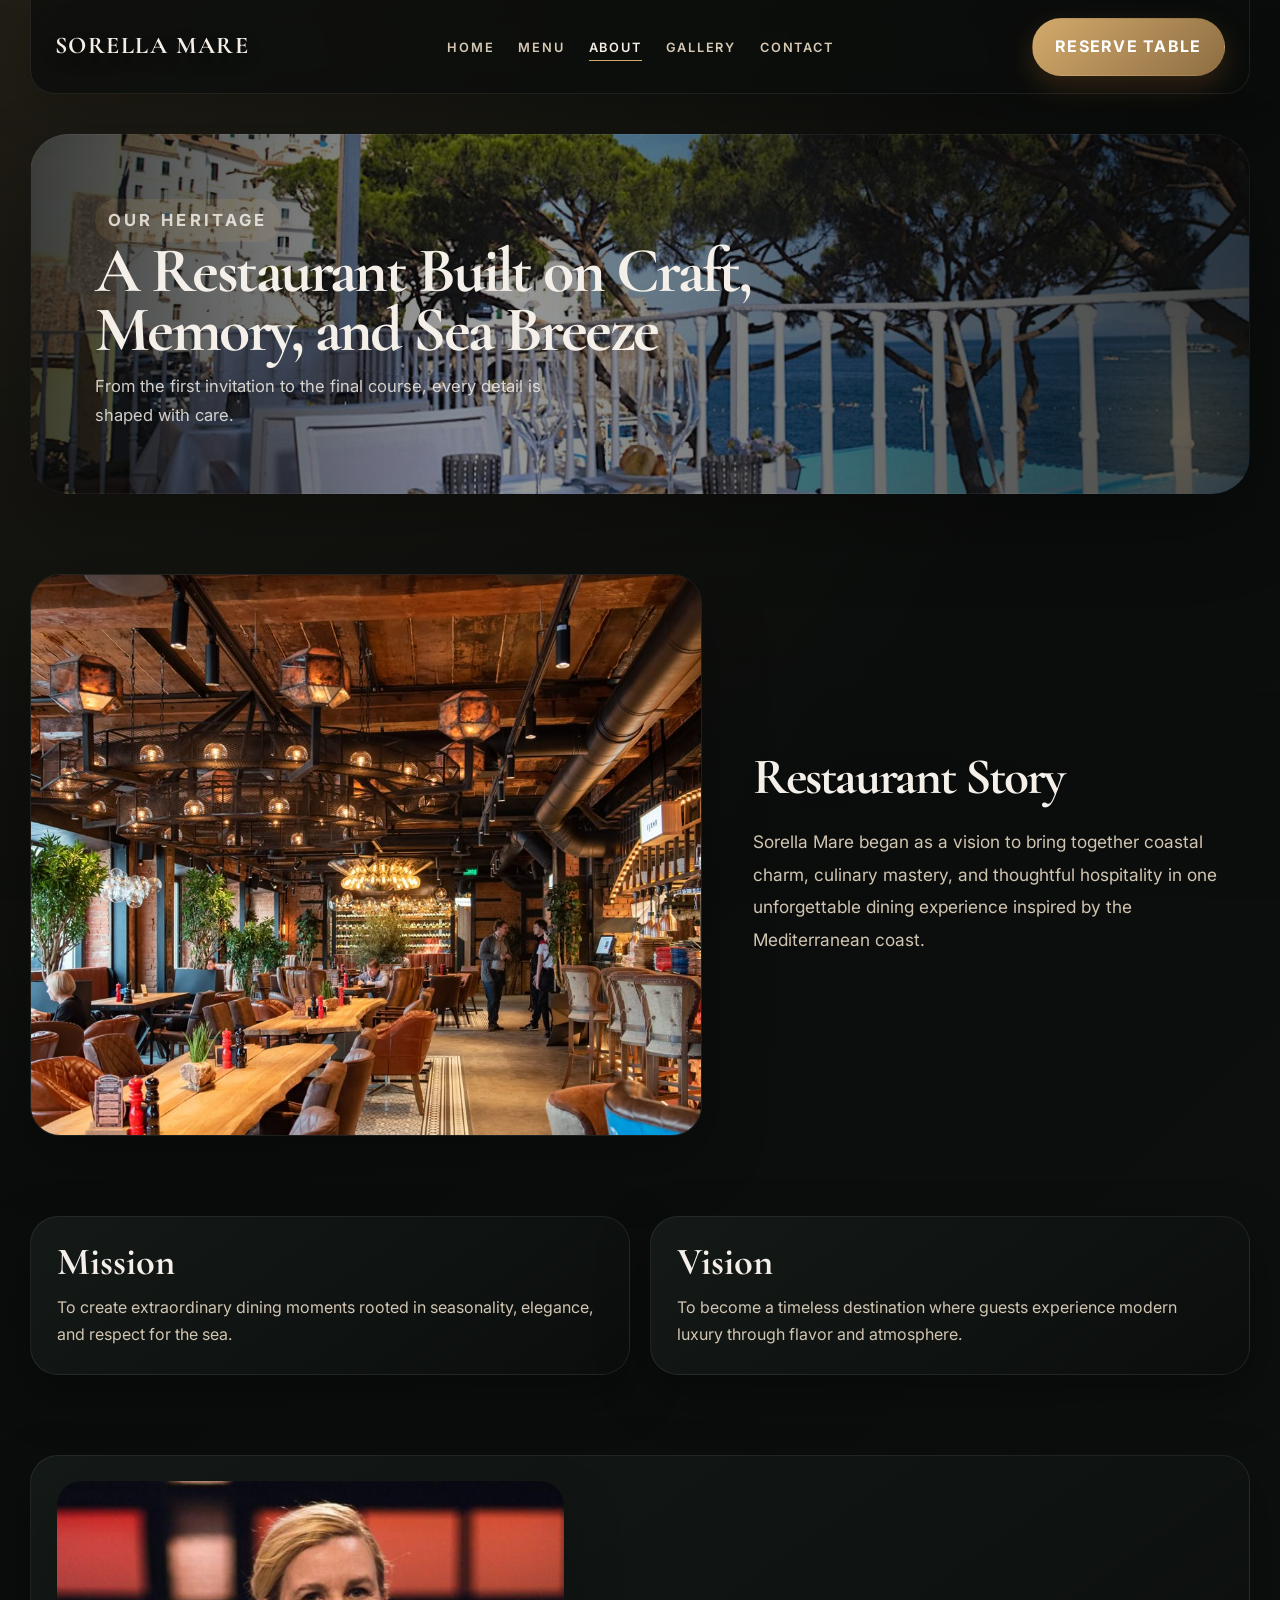
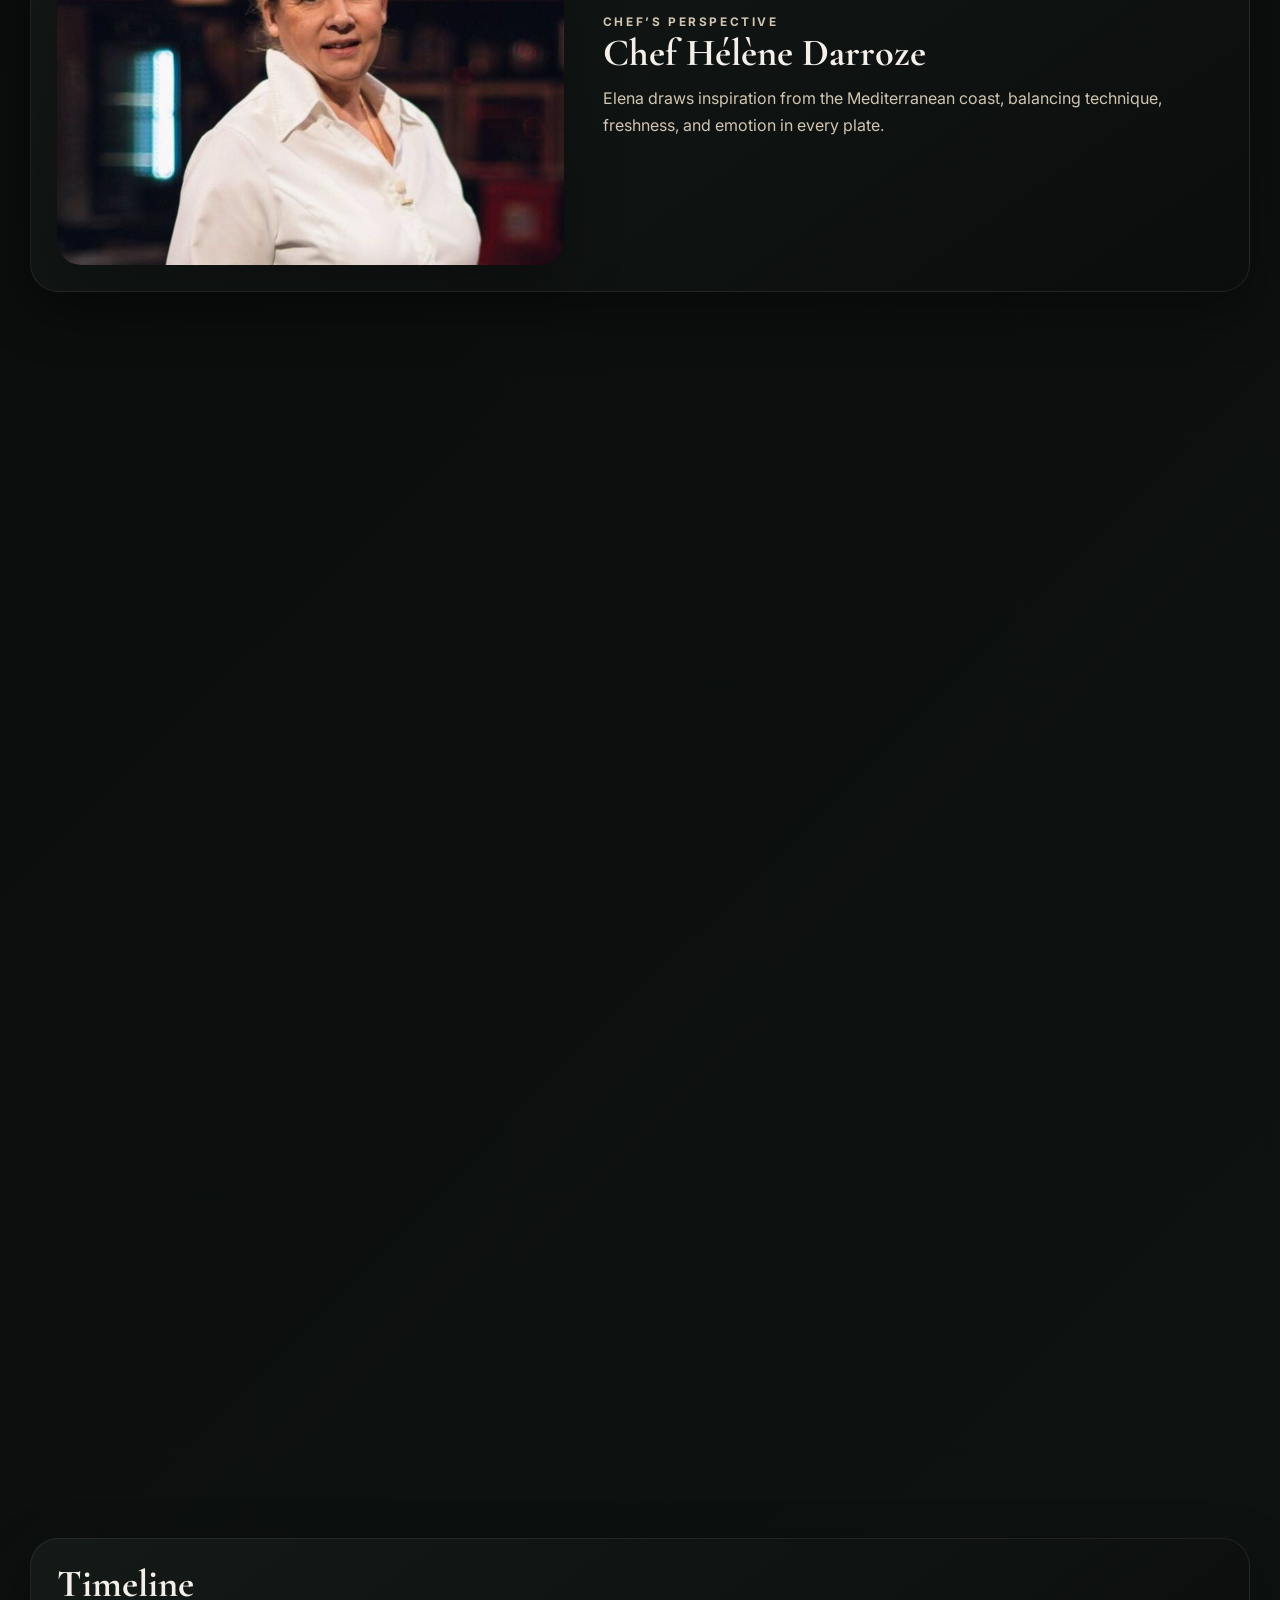
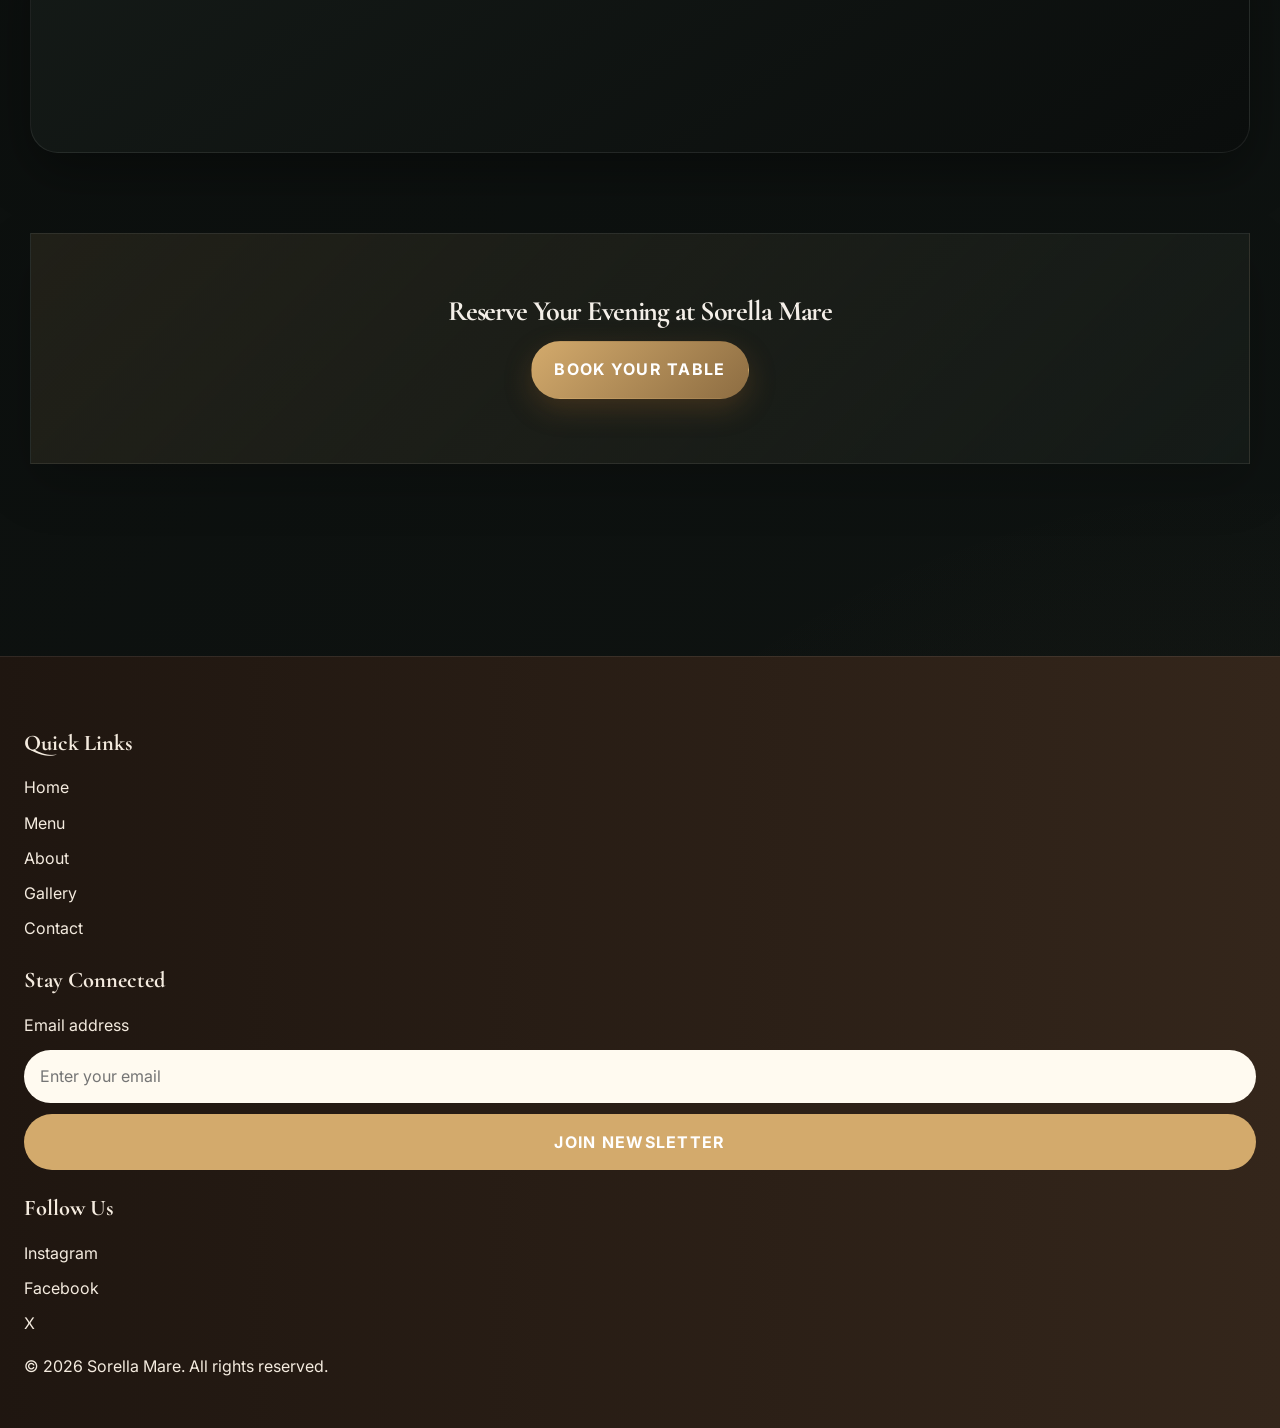
<file: about.html>
<!DOCTYPE html>
<html lang="en">
  <head>
    <meta charset="UTF-8" />
    <meta name="viewport" content="width=device-width, initial-scale=1.0" />
    <title>About | Sorella Mare</title>
    <meta
      name="description"
      content="Learn about Sorella Mare, its philosophy, culinary heritage, and the team behind the restaurant."
    />
    <meta property="og:title" content="About | Sorella Mare" />
    <meta property="og:description" content="Discover the story, mission, and vision of Sorella Mare." />
    <meta property="og:type" content="website" />
    <meta property="og:image" content="images/placeholder.jpg" />
    <link rel="icon" href="images/placeholder.jpg" type="image/jpeg" />
    <link rel="preconnect" href="https://fonts.googleapis.com" />
    <link rel="preconnect" href="https://fonts.gstatic.com" crossorigin />
    <link
      href="https://fonts.googleapis.com/css2?family=Cormorant+Garamond:wght@500;600;700&family=Inter:wght@400;500;600&display=swap"
      rel="stylesheet"
    />
        <link rel="stylesheet" href="variables.css">
        <link rel="stylesheet" href="global.css">
        <link rel="stylesheet" href="about.css">
  </head>
  <body>
    <div class="nav-overlay"></div>
    <header class="site-header">
      <a class="brand" href="index.html" aria-label="Sorella Mare home">Sorella Mare</a>
         <button
  class="menu-toggle"
  type="button"
  aria-label="Open menu"
  aria-expanded="false"
>
  <span></span>
  <span></span>
  <span></span>
</button>
      <nav class="main-nav" aria-label="Primary navigation">
        <ul>
          <li><a href="index.html">Home</a></li>
          <li><a href="menu.html">Menu</a></li>
          <li><a href="about.html" aria-current="page">About</a></li>
          <li><a href="gallery.html">Gallery</a></li>
          <li><a href="contact.html">Contact</a></li>
        </ul>
      </nav>
      <a class="cta-button" href="contact.html">Reserve Table</a>
    </header>

    <main id="main-content">
      <section class="hero" aria-labelledby="about-hero-title">
        <div class="hero-content">
          <p class="hero-badge">Our Heritage</p>
          <h1 id="about-hero-title">A Restaurant Built on Craft, Memory, and Sea Breeze</h1>
          <p>From the first invitation to the final course, every detail is shaped with care.</p>
        </div>
      </section>

      <section class="story-section reveal-left" aria-labelledby="story-title">

    <div class="story-content">

        <div class="story-image">
            <img
                src="rest-story.jpg"
                alt="Luxury restaurant interior with warm ambient lighting and modern Mediterranean design">
        </div>

        <div class="story-text">
            <h2 id="story-title">Restaurant Story</h2>

            <p>
                Sorella Mare began as a vision to bring together coastal charm,
                culinary mastery, and thoughtful hospitality in one unforgettable
                dining experience inspired by the Mediterranean coast.
            </p>
        </div>

    </div>

</section>

      <section class="info-grid" aria-label="Mission and vision">
        <article class="reveal delay-1">
          <h2>Mission</h2>
          <p>To create extraordinary dining moments rooted in seasonality, elegance, and respect for the sea.</p>
        </article>
        <article class="reveal delay-2">
          <h2>Vision</h2>
          <p>To become a timeless destination where guests experience modern luxury through flavor and atmosphere.</p>
        </article>
      </section>
      <section class="chef-section reveal-right" aria-labelledby="chef-about-title">
        <div class="helene">
              <img
                src="helene.jpg"
                alt="chef Hélène Darroze">
        </div> 
        <div>
          <p class="section-tag">Chef’s Perspective</p>
          <h2 id="chef-about-title">Chef Hélène Darroze</h2>
          <p>
            Elena draws inspiration from the Mediterranean coast, balancing technique, freshness, and emotion in every plate.
          </p>
        </div>
      </section>

        <section class="awards-section reveal" aria-labelledby="awards-title">    
      <h2 id="awards-title">Awards & Recognition</h2>
        <ul>
          <li>🏆 Best Coastal Fine Dining Experience 2025</li>
          <li>⭐ Three-Star Service Excellence Award</li>
          <li>🍽 Seasonal Culinary Innovation Finalist</li>
        </ul>
      </section>

      <section class="interior-section reveal" aria-labelledby="interior-title">

    <div class="section-heading">
        <p class="section-tag">Inside Sorella Mare</p>
        <h2 id="interior-title">Restaurant Interior</h2>
        <p>
            Discover warm spaces designed for unforgettable dining,
            where every corner reflects timeless Mediterranean elegance.
        </p>
    </div>
        <div class="interior-gallery">

        <!-- Photo 1 -->
        <div class="gallery-item reveal-scale delay-1">
            <img src="about/terrace-sunset.png"
                 alt="Oceanfront terrace restaurant at sunset with elegant outdoor dining and warm ambient lighting">
        </div>

        <!-- Photo 2 -->
        <div class="gallery-item reveal-scale delay-2">
            <img src="about/private-dining-room.png"
                 alt="Private dining room with premium wine collection, candlelit table, and elegant atmosphere">
        </div>

        <!-- Photo 3 -->
        <div class="gallery-item reveal-scale delay-3">
            <img src="about/cocktail-bar.png"
                 alt="Luxury cocktail bar with illuminated shelves, premium spirits, and Mediterranean elegance">
        </div>

        <!-- Photo 4 -->
        <div class="gallery-item reveal-scale delay-4">
            <img src="about/open-kitchen.png"
                 alt="Open kitchen where chefs prepare gourmet Mediterranean dishes in front of guests">
        </div>

        <!-- Photo 5 -->
        <div class="gallery-item reveal-scale delay-5">
            <img src="about/indoor-dining-room.png"
                 alt="Elegant indoor dining room with stone arches, warm lighting, and sea view at sunset">
        </div>

        <!-- Photo 6 -->
        <div class="gallery-item reveal-scale delay-6">
            <img src="about/main-dining-hall.png"
                 alt="Spacious Mediterranean dining hall overlooking the sea with warm evening ambiance">
        </div>

    </div>

</section>

      <section class="philosophy-section reveal-scale" aria-labelledby="philosophy-title">
        <h2 id="philosophy-title">Philosophy</h2>
        <p>We believe great dining should feel effortless, sensual, and deeply personal.</p>
      </section>

      <section class="timeline-section" aria-labelledby="timeline-title">
        <h2 id="timeline-title">Timeline</h2>
        <ul>
          <li class="reveal delay-1"><strong>2018</strong> — Sorella Mare opened its doors.</li>
          <li class="reveal delay-2"><strong>2021</strong> — Expanded the chef’s tasting experience.</li>
          <li class="reveal delay-3"><strong>2024</strong> — Earned recognition for seasonal excellence.</li>
        </ul>
      </section>

      <section class="cta-section reveal-scale" aria-labelledby="about-cta-title">
        <h2 id="about-cta-title">Reserve Your Evening at Sorella Mare</h2>
        <a class="cta-button" href="contact.html">Book Your Table</a>
      </section>
    </main>

    <footer class="site-footer reveal">
      <div class="footer-links">
        <h2>Quick Links</h2>
        <ul>
          <li><a href="index.html">Home</a></li>
          <li><a href="menu.html">Menu</a></li>
          <li><a href="about.html">About</a></li>
          <li><a href="gallery.html">Gallery</a></li>
          <li><a href="contact.html">Contact</a></li>
        </ul>
      </div>
      <div class="footer-newsletter">
        <h2>Stay Connected</h2>
        <form>
          <label for="newsletter-email-about">Email address</label>
          <input id="newsletter-email-about" name="newsletter-email-about" type="email" placeholder="Enter your email" />
          <button type="submit">Join Newsletter</button>
        </form>
      </div>
      <div class="footer-social">
        <h2>Follow Us</h2>
        <ul>
          <li><a href="https://www.instagram.com" target="_blank" rel="noreferrer">Instagram</a></li>
          <li><a href="https://www.facebook.com" target="_blank" rel="noreferrer">Facebook</a></li>
          <li><a href="https://www.x.com" target="_blank" rel="noreferrer">X</a></li>
        </ul>
      </div>
      <p>© 2026 Sorella Mare. All rights reserved.</p>
    </footer>
    <script src="script.js"></script>
  </body>
</html>
</file>
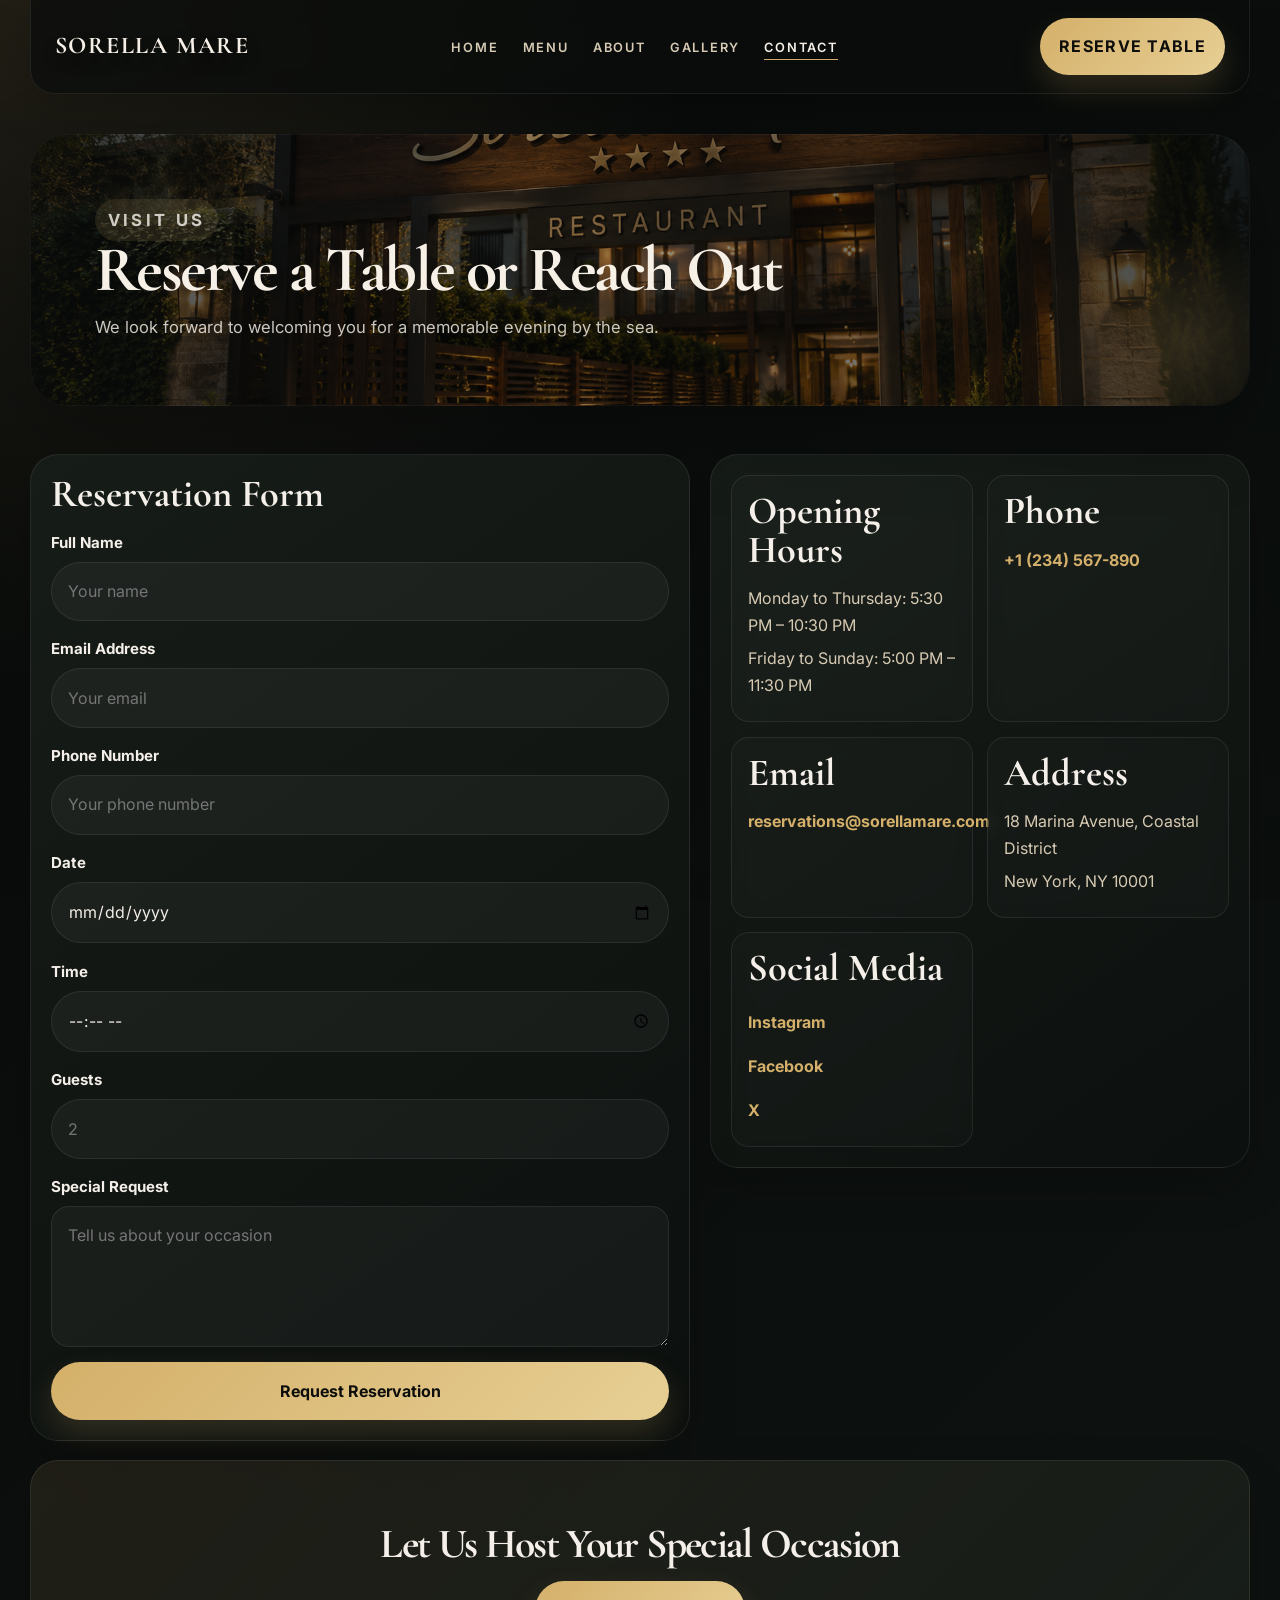
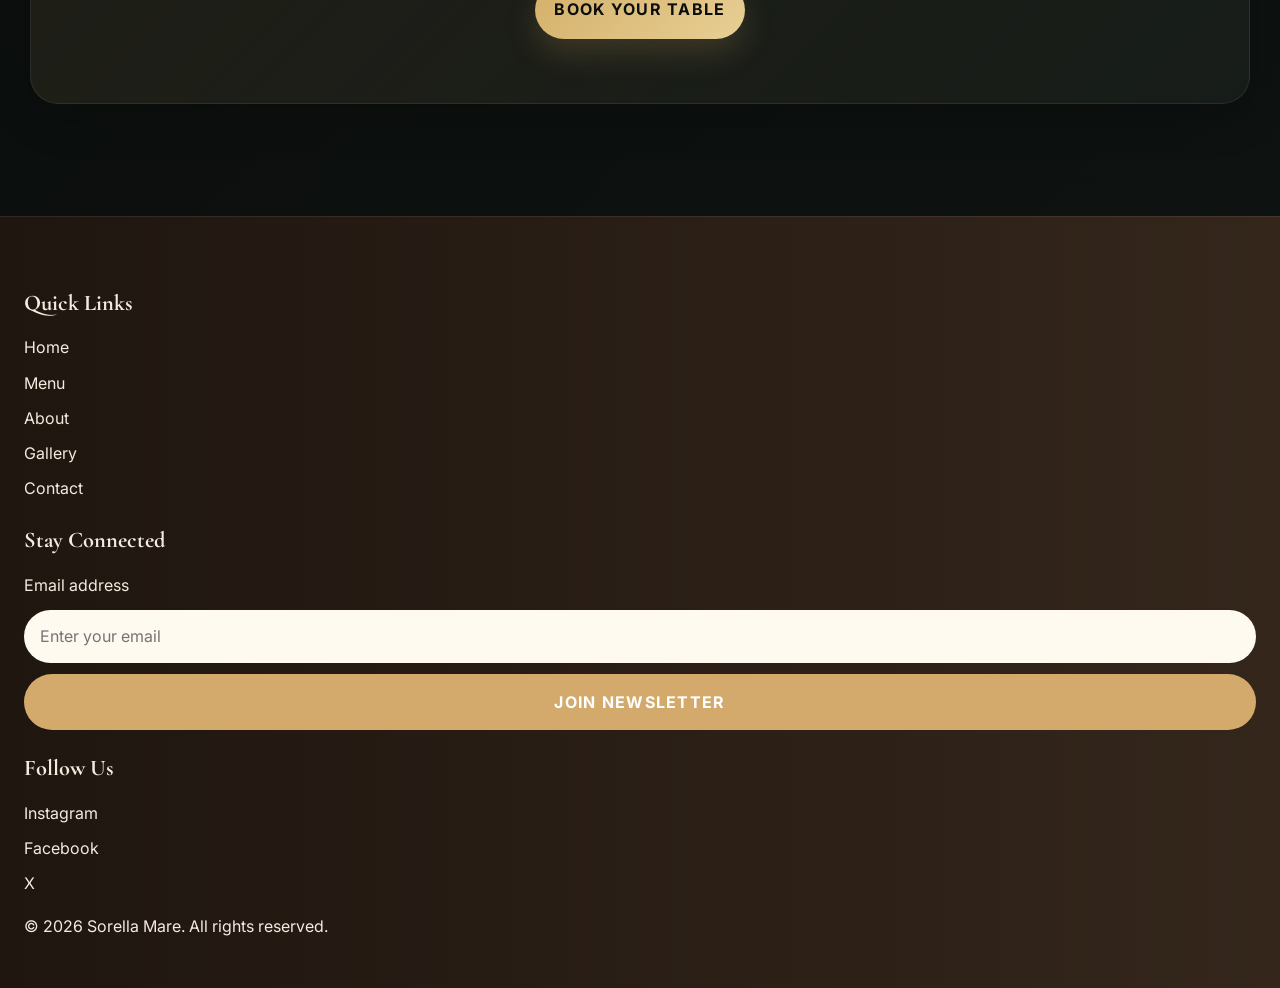
<file: contact.html>
<!DOCTYPE html>
<html lang="en">
  <head>
    <meta charset="UTF-8" />
    <meta name="viewport" content="width=device-width, initial-scale=1.0" />
    <title>Contact | Sorella Mare</title>
    <meta
      name="description"
      content="Reserve your table and get in touch with Sorella Mare through our contact page."
    />
    <meta property="og:title" content="Contact | Sorella Mare" />
    <meta property="og:description" content="Plan your visit or book a reservation at Sorella Mare." />
    <meta property="og:type" content="website" />
    <meta property="og:image" content="images/placeholder.jpg" />
    <link rel="icon" href="images/placeholder.jpg" type="image/jpeg" />
    <link rel="preconnect" href="https://fonts.googleapis.com" />
    <link rel="preconnect" href="https://fonts.gstatic.com" crossorigin />
    <link
      href="https://fonts.googleapis.com/css2?family=Cormorant+Garamond:wght@500;600;700&family=Inter:wght@400;500;600&display=swap"
      rel="stylesheet"
    />
    <link rel="stylesheet" href="variables.css">
    <link rel="stylesheet" href="global.css">
    <link rel="stylesheet" href="contact.css">
  </head>
  <body>
    <div class="nav-overlay"></div>
    <div class="form-toast" aria-live="polite"></div>
    <header class="site-header">
      <a class="brand" href="index.html" aria-label="Sorella Mare home">Sorella Mare</a>
        <button
  class="menu-toggle"
  type="button"
  aria-label="Open menu"
  aria-expanded="false"
>
  <span></span>
  <span></span>
  <span></span>
</button>
      <nav class="main-nav" aria-label="Primary navigation">
        <ul>
          <li><a href="index.html">Home</a></li>
          <li><a href="menu.html">Menu</a></li>
          <li><a href="about.html">About</a></li>
          <li><a href="gallery.html">Gallery</a></li>
          <li><a href="contact.html" aria-current="page">Contact</a></li>
        </ul>
      </nav>
      <a class="cta-button" href="contact.html">Reserve Table</a>
    </header>

    <main id="main-content">
      <section class="hero" aria-labelledby="contact-title">
        <div class="hero-content">
          <p class="hero-badge">Visit Us</p>
          <h1 id="contact-title">Reserve a Table or Reach Out</h1>
          <p>We look forward to welcoming you for a memorable evening by the sea.</p>
        </div>
      </section>

      <section class="contact-grid" aria-label="Reservation and contact information">
        <div class="reservation-form-section reveal-left">
          <h2>Reservation Form</h2>
          <form class="reservation-form" id="reservation-form">
  <div>
    <label for="name">Full Name</label>
    <input
      id="name"
      name="name"
      type="text"
      placeholder="Your name"
      required
    />
  </div>

  <div>
    <label for="email">Email Address</label>
    <input
      id="email"
      name="email"
      type="email"
      placeholder="Your email"
      required
    />
  </div>

  <div>
    <label for="phone">Phone Number</label>
    <input
      id="phone"
      name="phone"
      type="tel"
      placeholder="Your phone number"
      required
    />
  </div>

  <div>
    <label for="date">Date</label>
    <input
      id="date"
      name="date"
      type="date"
      required
    />
  </div>

  <div>
    <label for="time">Time</label>
    <input
      id="time"
      name="time"
      type="time"
      required
    />
  </div>

  <div>
    <label for="guests">Guests</label>
    <input
      id="guests"
      name="guests"
      type="number"
      min="1"
      max="12"
      placeholder="2"
      required
    />
  </div>

  <div>
    <label for="message">Special Request</label>
    <textarea
      id="message"
      name="message"
      rows="4"
      placeholder="Tell us about your occasion"
    ></textarea>
  </div>

  <button type="submit">Request Reservation</button>

  
</form>
        
        </div>

        <div class="contact-details">
          <article class="contact-card reveal-scale delay-1">

            <h2>Opening Hours</h2>
            <p>Monday to Thursday: 5:30 PM – 10:30 PM</p>
            <p>Friday to Sunday: 5:00 PM – 11:30 PM</p>
          </article>
          <article class="contact-card reveal-scale delay-2">
            <h2>Phone</h2>
            <p><a href="tel:+1234567890">+1 (234) 567-890</a></p>
          </article>
          <article class="contact-card reveal-scale delay-3">
            <h2>Email</h2>
            <p><a href="mailto:reservations@sorellamare.com">reservations@sorellamare.com</a></p>
          </article>
          <article class="contact-card reveal-scale delay-4">
            <h2>Address</h2>
            <p>18 Marina Avenue, Coastal District</p>
            <p>New York, NY 10001</p>
          </article>
          
          <article class="contact-card reveal-scale delay-5">
            <h2>Social Media</h2>
            <ul>
              <li><a href="https://www.instagram.com" target="_blank" rel="noreferrer">Instagram</a></li>
              <li><a href="https://www.facebook.com" target="_blank" rel="noreferrer">Facebook</a></li>
              <li><a href="https://www.x.com" target="_blank" rel="noreferrer">X</a></li>
            </ul>
          </article>
        </div>
      </section>

      <section class="cta-section reveal-scale" aria-labelledby="contact-cta-title">
        <h2 id="contact-cta-title">Let Us Host Your Special Occasion</h2>
        <a class="cta-button" href="contact.html">Book Your Table</a>
      </section>
    </main>

    <footer class="site-footer reveal">
      <div class="footer-links">
        <h2>Quick Links</h2>
        <ul>
          <li><a href="index.html">Home</a></li>
          <li><a href="menu.html">Menu</a></li>
          <li><a href="about.html">About</a></li>
          <li><a href="gallery.html">Gallery</a></li>
          <li><a href="contact.html">Contact</a></li>
        </ul>
      </div>
      <div class="footer-newsletter">
        <h2>Stay Connected</h2>
        <form>
          <label for="newsletter-email-contact">Email address</label>
          <input id="newsletter-email-contact" name="newsletter-email-contact" type="email" placeholder="Enter your email" />
          <button type="submit">Join Newsletter</button>
        </form>
      </div>
      <div class="footer-social">
        <h2>Follow Us</h2>
        <ul>
          <li><a href="https://www.instagram.com" target="_blank" rel="noreferrer">Instagram</a></li>
          <li><a href="https://www.facebook.com" target="_blank" rel="noreferrer">Facebook</a></li>
          <li><a href="https://www.x.com" target="_blank" rel="noreferrer">X</a></li>
        </ul>
      </div>
      <p>© 2026 Sorella Mare. All rights reserved.</p>
    </footer>
    <script src="script.js"></script>
  </body>
</html>
</file>
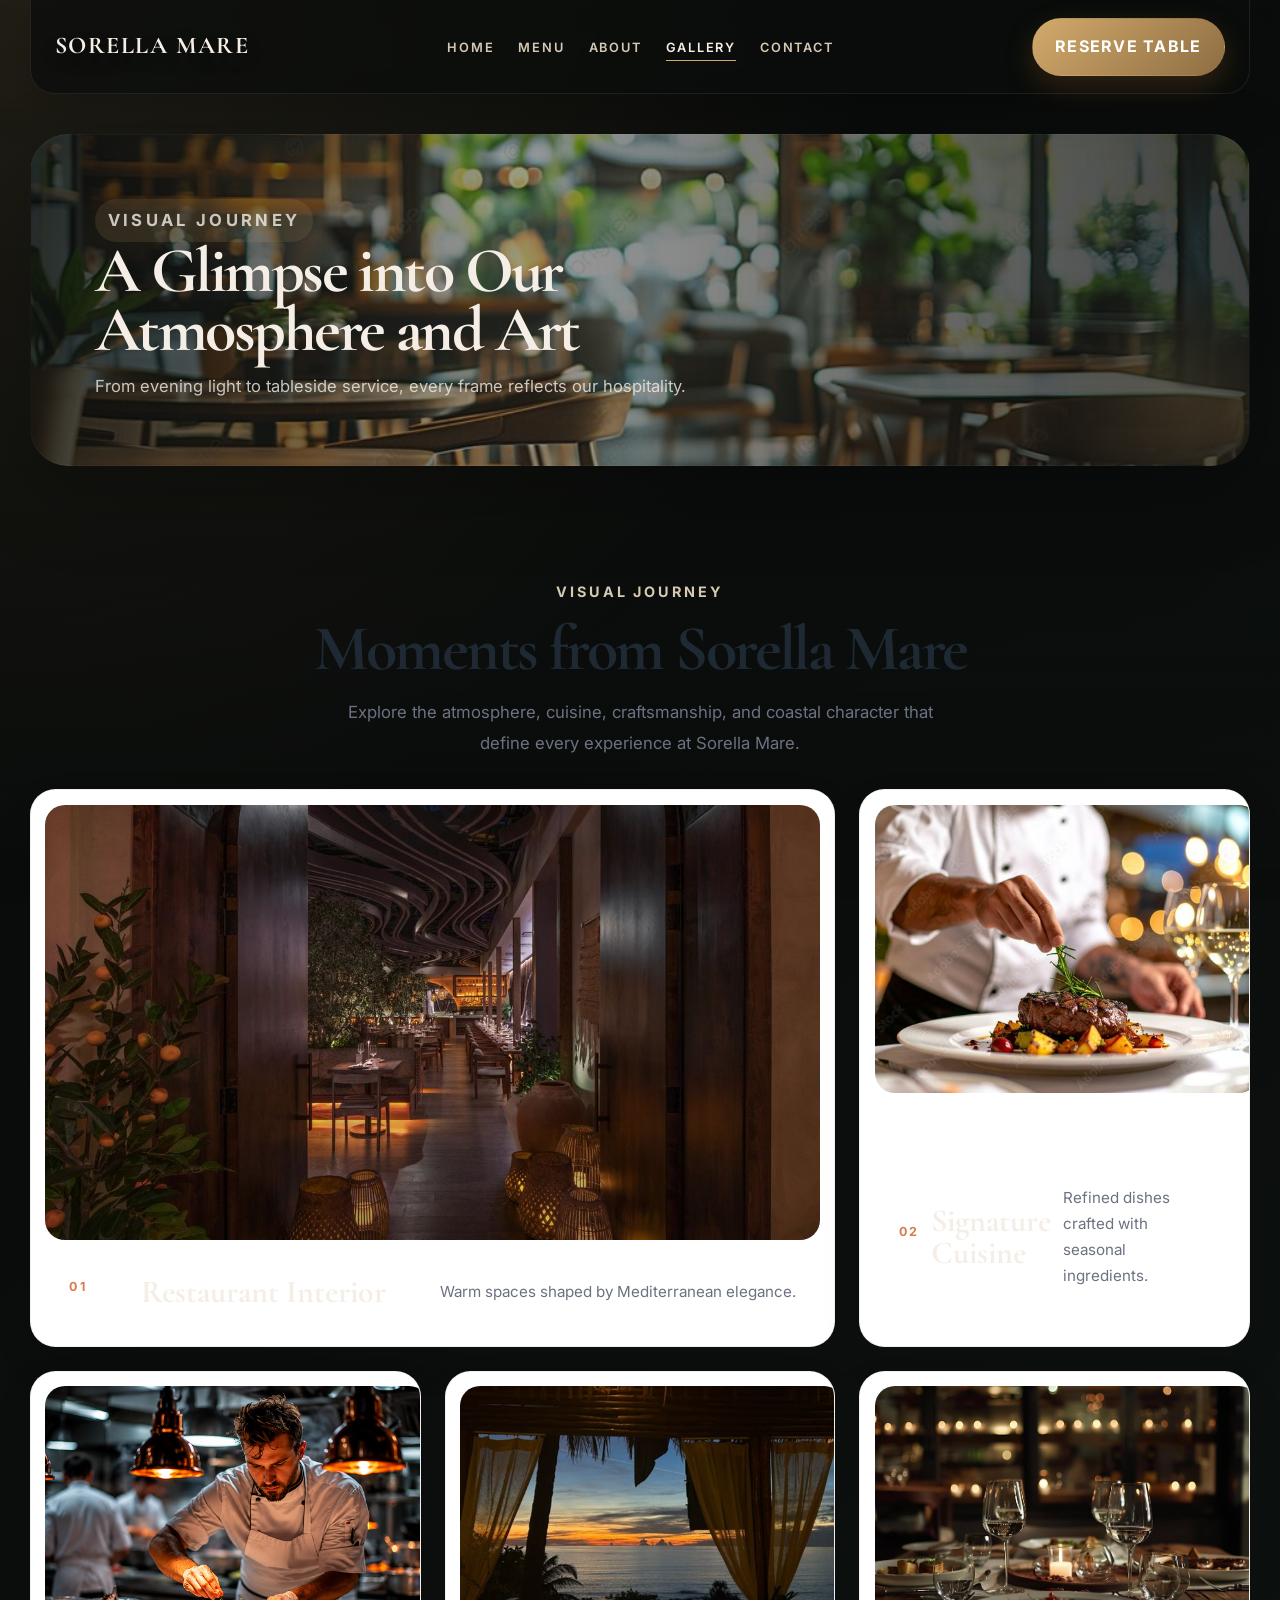
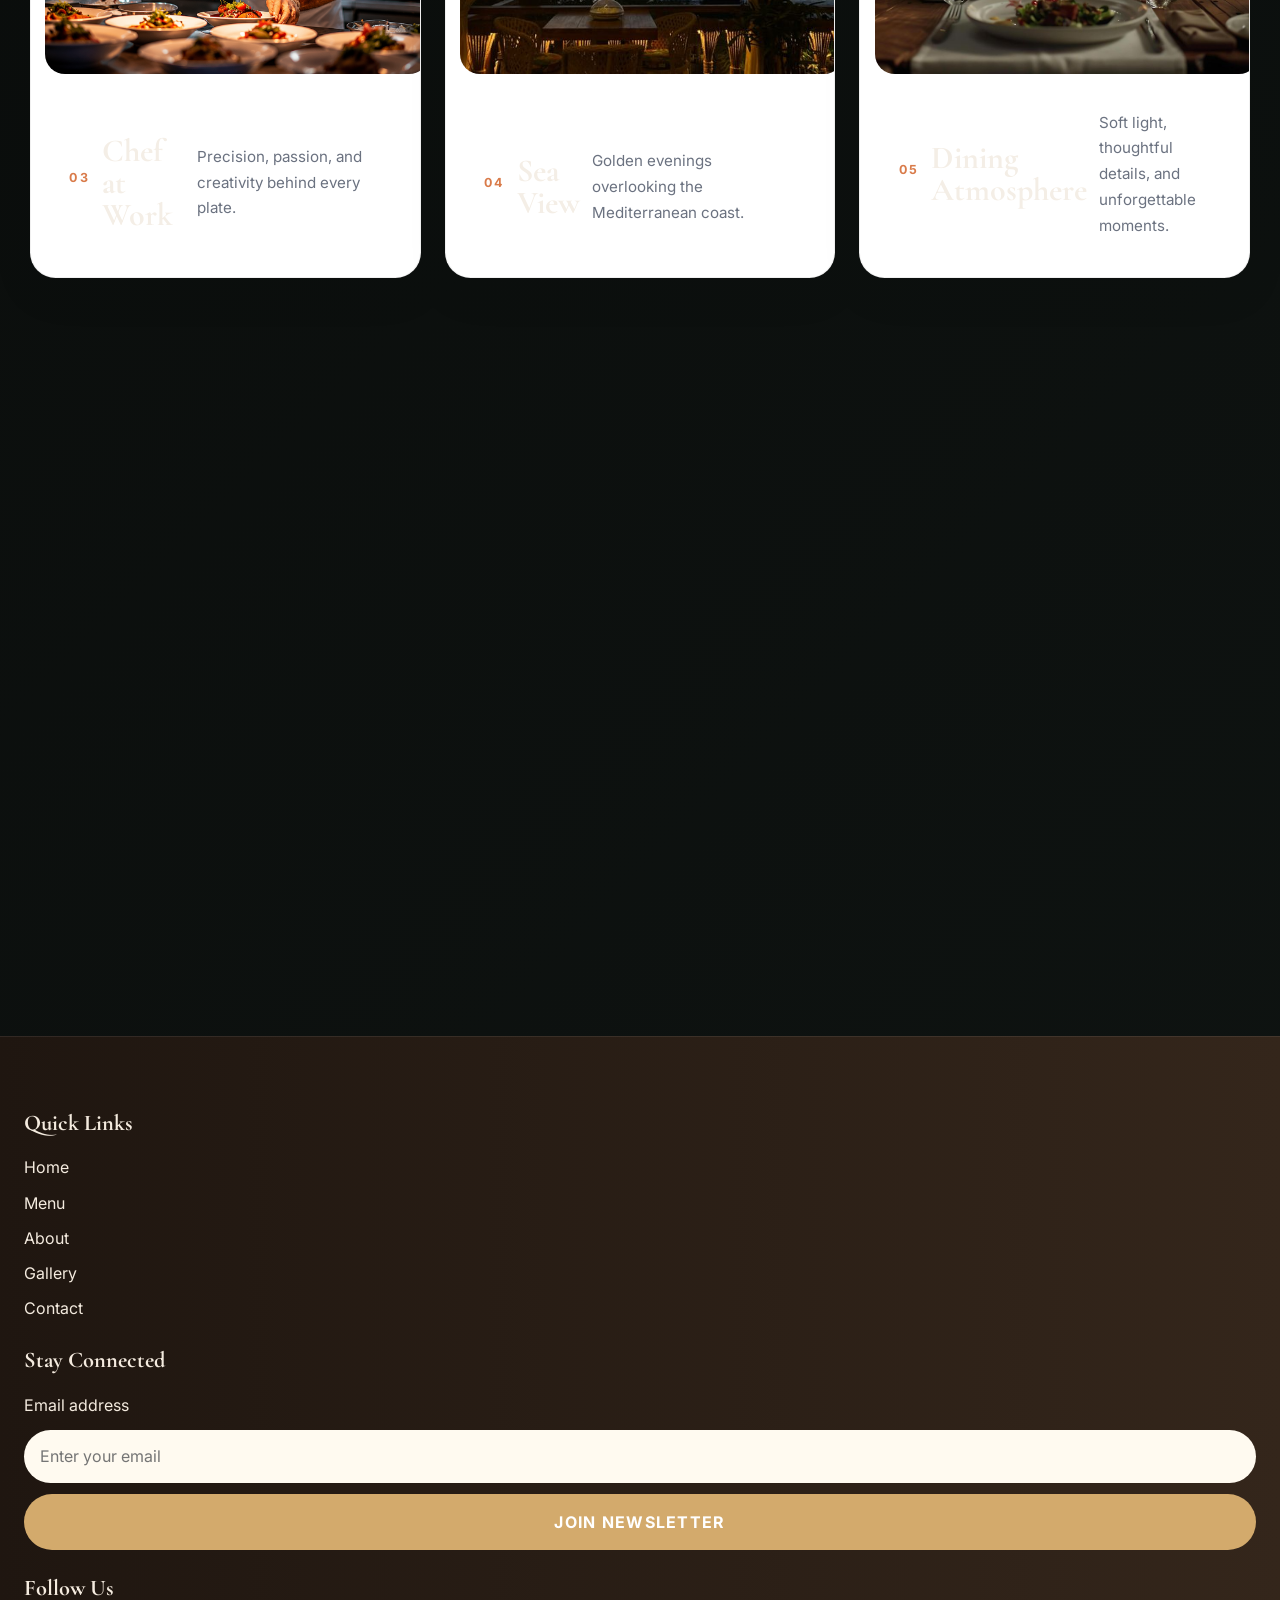
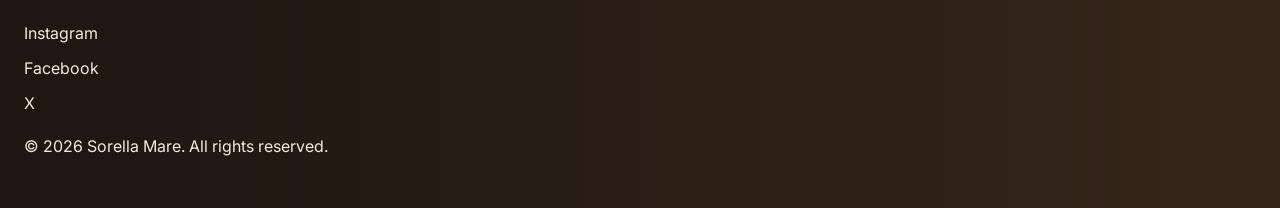
<file: gallery.html>
<!DOCTYPE html>
<html lang="en">
  <head>
    <meta charset="UTF-8" />
    <meta name="viewport" content="width=device-width, initial-scale=1.0" />
    <title>Gallery | Sorella Mare</title>
    <meta
      name="description"
      content="View the ambiance, cuisine, and signature spaces of Sorella Mare in our curated gallery."
    />
    <meta property="og:title" content="Gallery | Sorella Mare" />
    <meta property="og:description" content="Explore the visual world of Sorella Mare through our gallery." />
    <meta property="og:type" content="website" />
    <meta property="og:image" content="images/placeholder.jpg" />
    <link rel="icon" href="images/placeholder.jpg" type="image/jpeg" />
    <link rel="preconnect" href="https://fonts.googleapis.com" />
    <link rel="preconnect" href="https://fonts.gstatic.com" crossorigin />
    <link
      href="https://fonts.googleapis.com/css2?family=Cormorant+Garamond:wght@500;600;700&family=Inter:wght@400;500;600&display=swap"
      rel="stylesheet"
    />
          <link rel="stylesheet" href="variables.css">
          <link rel="stylesheet" href="global.css">
          <link rel="stylesheet" href="gallery.css">
        
  </head>
  <body>
    <div class="nav-overlay"></div>
    <header class="site-header">
      <a class="brand" href="index.html" aria-label="Sorella Mare home">Sorella Mare</a>
         <button
  class="menu-toggle"
  type="button"
  aria-label="Open menu"
  aria-expanded="false"
>
  <span></span>
  <span></span>
  <span></span>
</button>
      <nav class="main-nav" aria-label="Primary navigation">
        <ul>
          <li><a href="index.html">Home</a></li>
          <li><a href="menu.html">Menu</a></li>
          <li><a href="about.html">About</a></li>
          <li><a href="gallery.html" aria-current="page">Gallery</a></li>
          <li><a href="contact.html">Contact</a></li>
        </ul>
      </nav>
      <a class="cta-button" href="contact.html">Reserve Table</a>
    </header>

    <main id="main-content">
      <section class="hero" aria-labelledby="gallery-title">
        <div class="hero-content">
          <p class="hero-badge">Visual Journey</p>
          <h1 id="gallery-title">A Glimpse into Our Atmosphere and Art</h1>
          <p>From evening light to tableside service, every frame reflects our hospitality.</p>
        </div>
      </section>

      <section class="gallery-showcase" aria-labelledby="gallery-showcase-title">

  <div class="gallery-heading reveal">
    <p class="section-tag">Visual Journey</p>

    <h2 id="gallery-showcase-title">
      Moments from Sorella Mare
    </h2>

    <p>
      Explore the atmosphere, cuisine, craftsmanship, and coastal character
      that define every experience at Sorella Mare.
    </p>
  </div>

  <div class="gallery-layout">

    <figure class="gallery-card gallery-card-large reveal-scale delay-1">
      <div class="gallery-image">
        <img
          src="gallery/restaurant-interior.jpg"
          alt="Elegant restaurant entrance with warm ambient lighting, wooden doors, and a welcoming Mediterranean dining atmosphere">
      </div>

      <figcaption>
        <span>01</span>
        <h3>Restaurant Interior</h3>
        <p>Warm spaces shaped by Mediterranean elegance.</p>
      </figcaption>
    </figure>

    <figure class="gallery-card reveal-scale delay-2">
      <div class="gallery-image">
        <img
          src="gallery/signature-cuisine.jpg"
          alt="Chef serving a beautifully plated gourmet steak with fresh herbs in an elegant fine dining restaurant">
      </div>

      <figcaption>
        <span>02</span>
        <h3>Signature Cuisine</h3>
        <p>Refined dishes crafted with seasonal ingredients.</p>
      </figcaption>
    </figure>

    <figure class="gallery-card reveal-scale delay-3">
      <div class="gallery-image">
        <img
          src="gallery/chef-at-work.png"
          alt="Professional chef carefully plating gourmet Mediterranean dishes in an elegant open kitchen with warm ambient lighting">
      </div>

      <figcaption>
        <span>03</span>
        <h3>Chef at Work</h3>
        <p>Precision, passion, and creativity behind every plate.</p>
      </figcaption>
    </figure>

      <figure class="gallery-card reveal-scale delay-4">
      <div class="gallery-image">
        <img
          src="gallery/sea-view.jpg"
          alt="Scenic oceanfront dining terrace at sunset with elegant seating, warm ambient lighting, and panoramic sea views">
      </div>

      <figcaption>
        <span>04</span>
        <h3>Sea View</h3>
        <p>Golden evenings overlooking the Mediterranean coast.</p>
      </figcaption>
    </figure>

    <figure class="gallery-card reveal-scale delay-5">
      <div class="gallery-image">
        <img
          src="gallery/dining-atmosphere.jpg"
          alt="Elegant candlelit dining table with gourmet dishes, fine glassware, and a warm luxury restaurant ambiance">
      </div>

      <figcaption>
        <span>05</span>
        <h3>Dining Atmosphere</h3>
        <p>Soft light, thoughtful details, and unforgettable moments.</p>
      </figcaption>
    </figure>

    <figure class="gallery-card gallery-card-wide reveal-scale delay-6">
      <div class="gallery-image">
        <img
          src="gallery/table-experience.jpg"
          alt="Elegant breakfast table with fresh pastries, orange juice, and a warm, inviting restaurant atmosphere">
      </div>

      <figcaption>
        <span>06</span>
        <h3>Table Experience</h3>
        <p>Elegant settings prepared for memorable evenings.</p>
      </figcaption>
    </figure>

  </div>

</section>
    </main>

    <footer class="site-footer reveal">
      <div class="footer-links">
        <h2>Quick Links</h2>
        <ul>
          <li><a href="index.html">Home</a></li>
          <li><a href="menu.html">Menu</a></li>
          <li><a href="about.html">About</a></li>
          <li><a href="gallery.html">Gallery</a></li>
          <li><a href="contact.html">Contact</a></li>
        </ul>
      </div>
      <div class="footer-newsletter">
        <h2>Stay Connected</h2>
        <form>
          <label for="newsletter-email-gallery">Email address</label>
          <input id="newsletter-email-gallery" name="newsletter-email-gallery" type="email" placeholder="Enter your email" />
          <button type="submit">Join Newsletter</button>
        </form>
      </div>
      <div class="footer-social">
        <h2>Follow Us</h2>
        <ul>
          <li><a href="https://www.instagram.com" target="_blank" rel="noreferrer">Instagram</a></li>
          <li><a href="https://www.facebook.com" target="_blank" rel="noreferrer">Facebook</a></li>
          <li><a href="https://www.x.com" target="_blank" rel="noreferrer">X</a></li>
        </ul>
      </div>
      <p>© 2026 Sorella Mare. All rights reserved.</p>
    </footer>
    <script src="script.js"></script>
  </body>
</html>
</file>
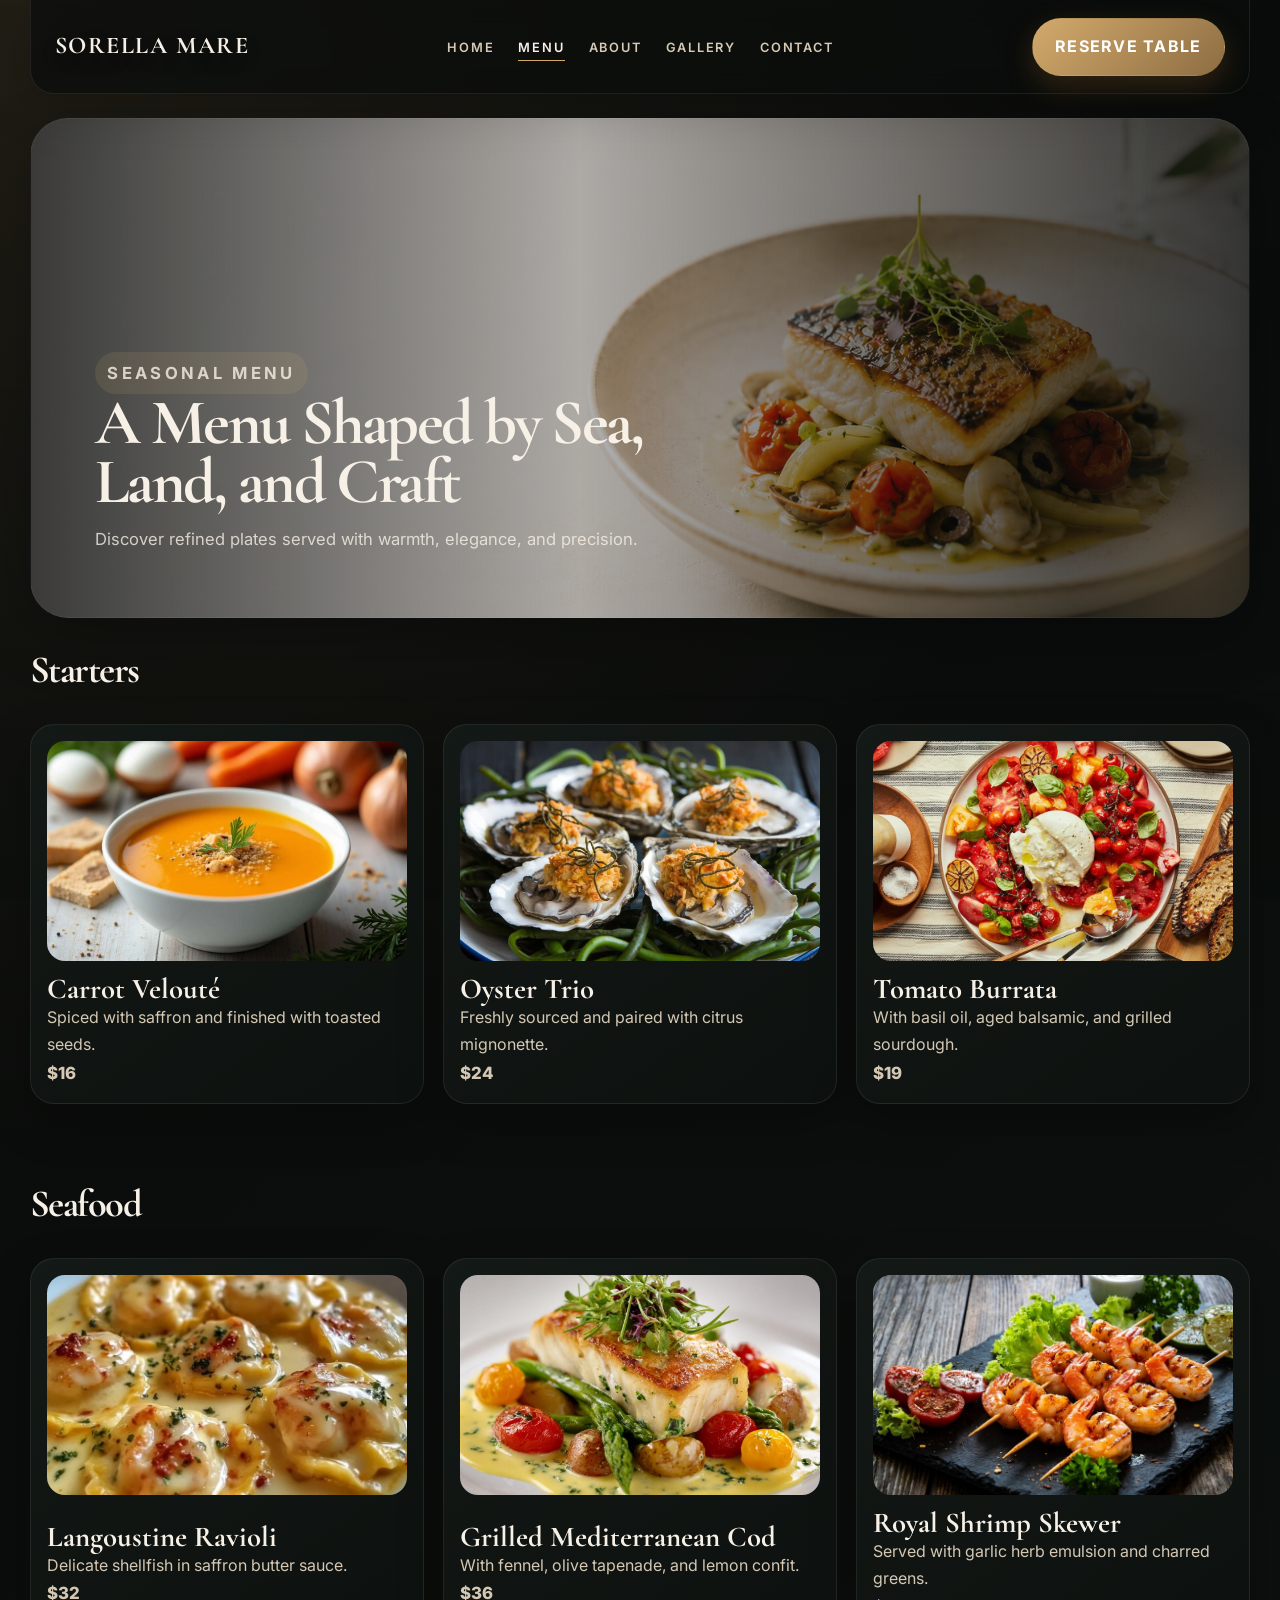
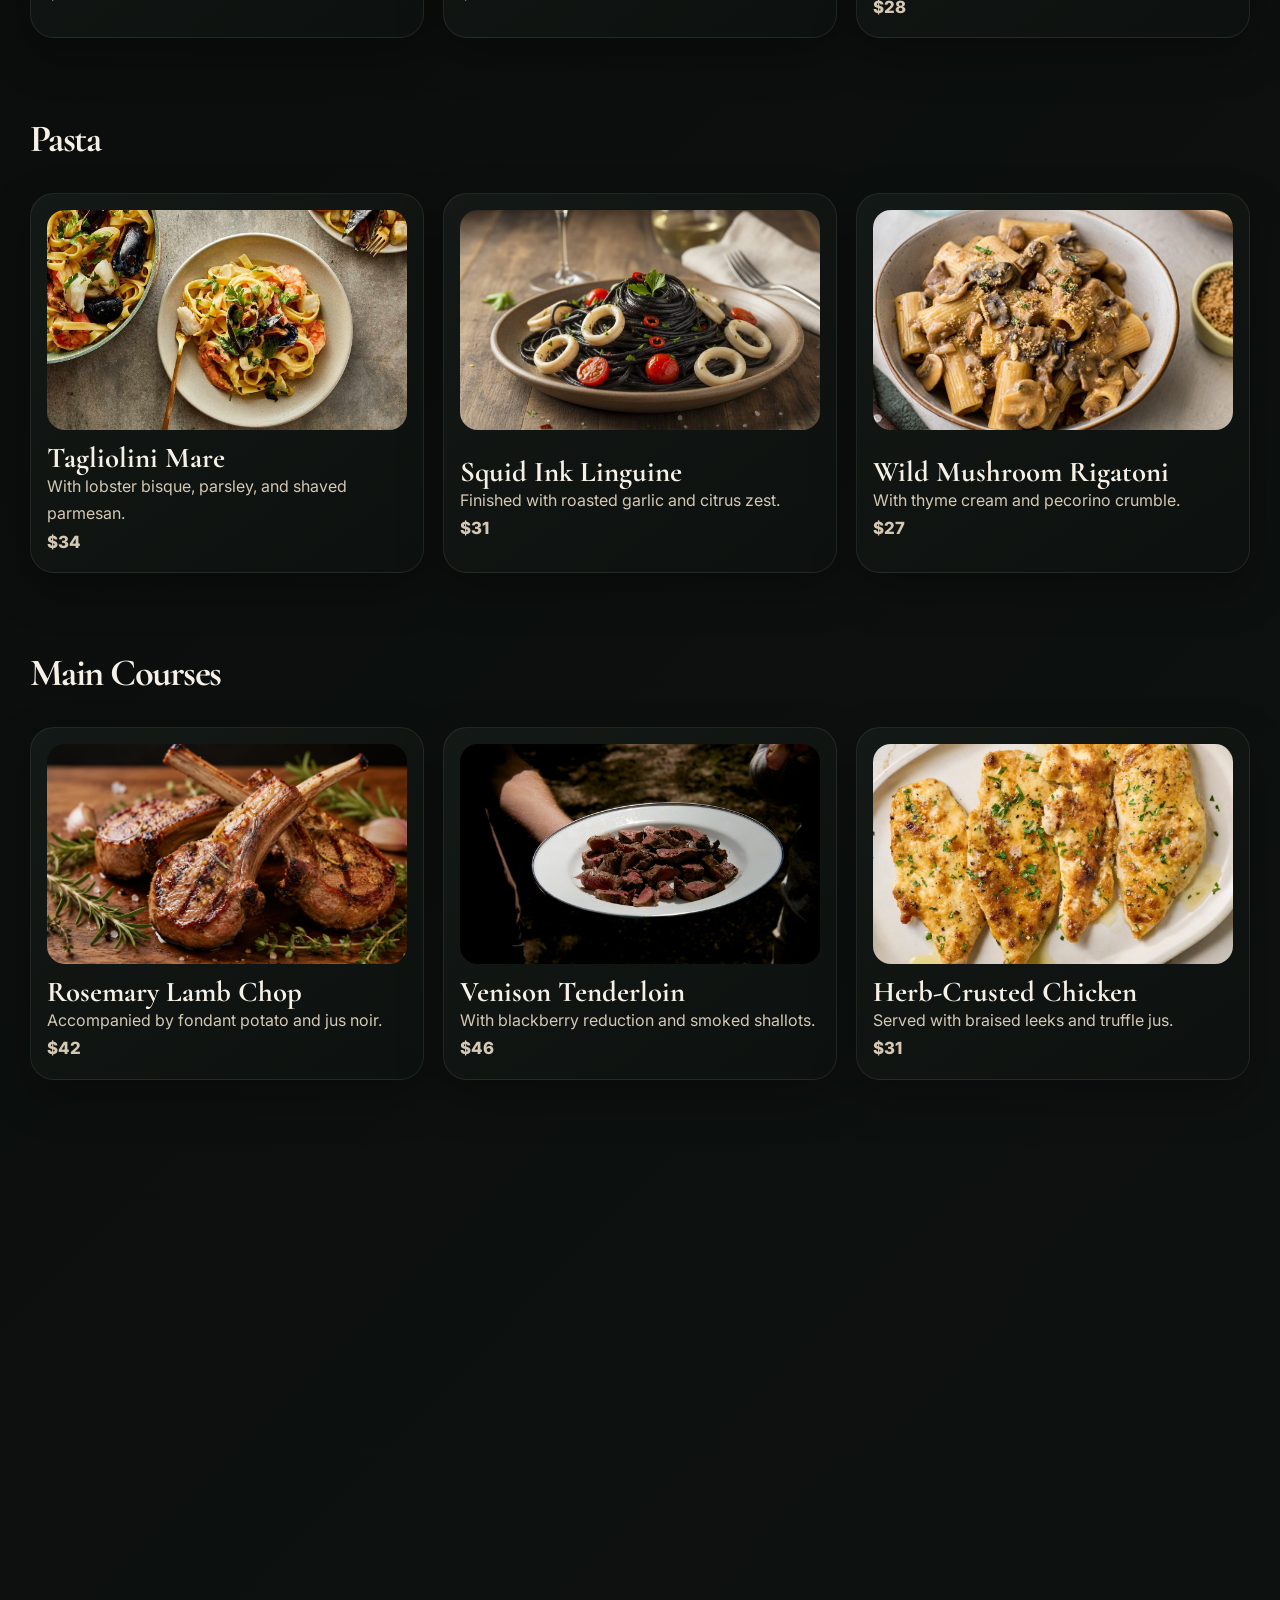
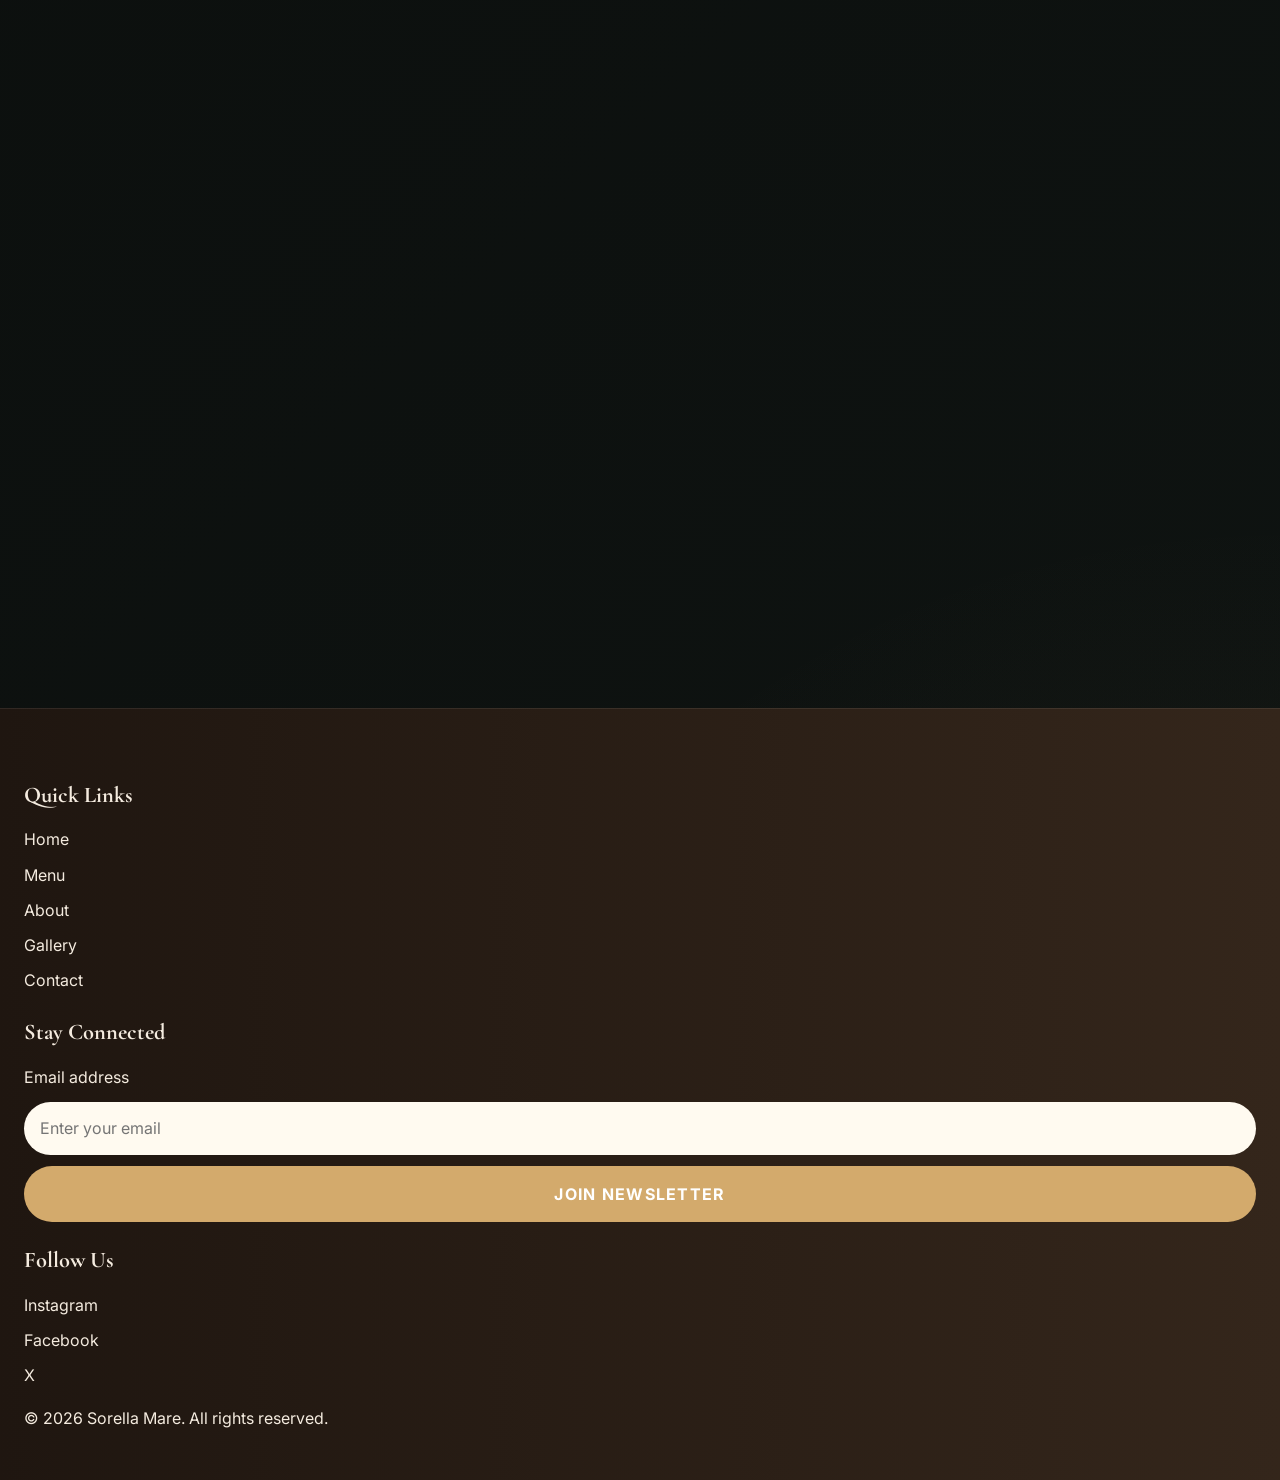
<file: menu.html>
<!DOCTYPE html>
<html lang="en">
  <head>
    <meta charset="UTF-8" />
    <meta name="viewport" content="width=device-width, initial-scale=1.0" />
    <title>Menu | Sorella Mare</title>
    <meta
      name="description"
      content="Explore the signature menu at Sorella Mare, featuring starters, seafood, pasta, mains, desserts, and drinks."
    />
    <meta property="og:title" content="Menu | Sorella Mare" />
    <meta property="og:description" content="Browse curated dishes and pairings from Sorella Mare." />
    <meta property="og:type" content="website" />
    <meta property="og:image" content="images/placeholder.jpg" />
    <link rel="icon" href="images/placeholder.jpg" type="image/jpeg" />
    <link rel="preconnect" href="https://fonts.googleapis.com" />
    <link rel="preconnect" href="https://fonts.gstatic.com" crossorigin />
    <link
      href="https://fonts.googleapis.com/css2?family=Cormorant+Garamond:wght@500;600;700&family=Inter:wght@400;500;600&display=swap"
      rel="stylesheet"
    />
        <link rel="stylesheet" href="variables.css">
        <link rel="stylesheet" href="global.css">
        <link rel="stylesheet" href="menu.css">
  </head>
  <body>
    <div class="nav-overlay"></div>
    <header class="site-header">
      <a class="brand" href="index.html" aria-label="Sorella Mare home">Sorella Mare</a>
         <button
  class="menu-toggle"
  type="button"
  aria-label="Open menu"
  aria-expanded="false"
>
  <span></span>
  <span></span>
  <span></span>
</button>
      <nav class="main-nav" aria-label="Primary navigation">
        <ul>
          <li><a href="index.html">Home</a></li>
          <li><a href="menu.html" aria-current="page">Menu</a></li>
          <li><a href="about.html">About</a></li>
          <li><a href="gallery.html">Gallery</a></li>
          <li><a href="contact.html">Contact</a></li>
        </ul>
      </nav>
      <a class="cta-button" href="contact.html">Reserve Table</a>
    </header>

    <main id="main-content">
      <section class="hero hero-small" aria-labelledby="menu-title">
        <div class="hero-content">
          <p class="hero-badge">Seasonal Menu</p>
          <h1 id="menu-title">A Menu Shaped by Sea,<br> Land, and Craft</h1>
          <p>Discover refined plates served with warmth, elegance, and precision.</p>
        </div>
      </section>

      <section class="menu-section reveal" aria-labelledby="starters-title">
        <h2 id="starters-title">Starters</h2>
        <div class="menu-grid">
          <article class="menu-item reveal-scale delay-1">
            <div class="image-placeholder">
                <img src="mn-gallery/carrot-velouté.jpg"
                      alt="Creamy carrot velouté finished with saffron and toasted seeds">
            </div> 
            <div>
              <h3>Carrot Velouté</h3>
              <p>Spiced with saffron and finished with toasted seeds.</p>
              <p class="price">$16</p>
            </div>
          </article>
          <article class="menu-item reveal-scale delay-2">
            <div class="image-placeholder">
                <img src="mn-gallery/oyster-trio.jpg"
                      alt="Fresh oyster trio served with citrus mignonette">
            </div>
            <div>
              <h3>Oyster Trio</h3>
              <p>Freshly sourced and paired with citrus mignonette.</p>
              <p class="price">$24</p>
            </div>
          </article>
          <article class="menu-item reveal-scale delay-3">
            <div class="image-placeholder">

                <img src="mn-gallery/tomato-burrata.jpg"
                      alt="Tomato burrata with basil oil, aged balsamic, and grilled sourdough">
            </div>
            <div>
              <h3>Tomato Burrata</h3>
              <p>With basil oil, aged balsamic, and grilled sourdough.</p>
              <p class="price">$19</p>
            </div>
          </article>
        </div>
      </section>

      <section class="menu-section reveal" aria-labelledby="seafood-title">
        <h2 id="seafood-title">Seafood</h2>
        <div class="menu-grid">
          <article class="menu-item reveal-scale delay-1">
            <div class="image-placeholder">
                <img src="mn-gallery/langoustine-ravioli.jpg"
                      alt="Delicate langoustine ravioli in saffron butter sauce">
            </div>
            <div>
              <h3>Langoustine Ravioli</h3>
              <p>Delicate shellfish in saffron butter sauce.</p>
              <p class="price">$32</p>
            </div>
          </article>
          <article class="menu-item reveal-scale delay-2">
            <div class="image-placeholder">
                <img src="mn-gallery/grilled-mediterranean-cod.jpg"
                      alt="Grilled Mediterranean cod with fennel, olive tapenade, and lemon confit">
            </div>
            <div>
              <h3>Grilled Mediterranean Cod</h3>
              <p>With fennel, olive tapenade, and lemon confit.</p>
              <p class="price">$36</p>
            </div>
          </article>
          <article class="menu-item reveal-scale delay-3">
            <div class="image-placeholder">
                <img src="mn-gallery/royal-shrimp-skewer.jpg"
                      alt="Royal shrimp skewer served with garlic herb emulsion and charred greens">
            </div>
            <div>
              <h3>Royal Shrimp Skewer</h3>
              <p>Served with garlic herb emulsion and charred greens.</p>
              <p class="price">$28</p>
            </div>
          </article>
        </div>
      </section>

      <section class="menu-section reveal" aria-labelledby="pasta-title">
        <h2 id="pasta-title">Pasta</h2>
        <div class="menu-grid">
          <article class="menu-item reveal-scale delay-1">
            <div class="image-placeholder">
                <img src="mn-gallery/tagliolini-mare.jpg"
                      alt="Tagliolini Mare with lobster bisque, parsley, and shaved parmesan">
            </div>
            <div>
              <h3>Tagliolini Mare</h3>
              <p>With lobster bisque, parsley, and shaved parmesan.</p>
              <p class="price">$34</p>
            </div>
          </article>
          <article class="menu-item reveal-scale delay-2">
            <div class="image-placeholder">
                <img src="mn-gallery/squid-ink-linguine.jpg"
                      alt="Squid Ink Linguine finished with roasted garlic and citrus zest">
            </div>
            <div>
              <h3>Squid Ink Linguine</h3>
              <p>Finished with roasted garlic and citrus zest.</p>
              <p class="price">$31</p>
            </div>
          </article>
          <article class="menu-item reveal-scale delay-3">
            <div class="image-placeholder">
                <img src="mn-gallery/wild-mushroom-rigatoni.jpg"
                      alt="Wild Mushroom Rigatoni with thyme cream and pecorino crumble">
            </div>
            <div>
              <h3>Wild Mushroom Rigatoni</h3>
              <p>With thyme cream and pecorino crumble.</p>
              <p class="price">$27</p>
            </div>
          </article>
        </div>
      </section>

      <section class="menu-section reveal" aria-labelledby="mains-title">
        <h2 id="mains-title">Main Courses</h2>
        <div class="menu-grid">
          <article class="menu-item reveal-scale delay-1">
            <div class="image-placeholder">
                <img src="mn-gallery/rosemary-lamb.png"
                      alt="Rosemary Lamb Chop served with fondant potato and jus noir">
            </div>
            <div>
              <h3>Rosemary Lamb Chop</h3>
              <p>Accompanied by fondant potato and jus noir.</p>
              <p class="price">$42</p>
            </div>
          </article>
          <article class="menu-item reveal-scale delay-2">
            <div class="image-placeholder">
                <img src="mn-gallery/venison-tenderloin.jpg"
                      alt="Venison Tenderloin with blackberry reduction and smoked shallots">
            </div>
            <div>
              <h3>Venison Tenderloin</h3>
              <p>With blackberry reduction and smoked shallots.</p>
              <p class="price">$46</p>
            </div>
          </article>
          <article class="menu-item reveal-scale delay-3">
            <div class="image-placeholder">
                <img src="mn-gallery/herb-crusted-chicken.jpg"
                      alt="Herb-Crusted Chicken with roasted vegetables and herb butter">
            </div>
            <div>
              <h3>Herb-Crusted Chicken</h3>
              <p>Served with braised leeks and truffle jus.</p>
              <p class="price">$31</p>
            </div>
          </article>
        </div>
      </section>

      <section class="menu-section reveal" aria-labelledby="desserts-title">
        <h2 id="desserts-title">Desserts</h2>
        <div class="menu-grid">
          <article class="menu-item reveal-scale delay-1">
            <div class="image-placeholder">
                <img src="mn-gallery/vanilla-citrus-tart.jpg"
                      alt="Vanilla Citrus Tart with whipped mascarpone and citrus glaze">
            </div>
            <div>
              <h3>Vanilla Citrus Tart</h3>
              <p>Light pastry with whipped mascarpone and citrus glaze.</p>
              <p class="price">$16</p>
            </div>
          </article>
          <article class="menu-item reveal-scale delay-2">
            <div class="image-placeholder">
                <img src="mn-gallery/chocolate-olive-oil-cake.png"
                      alt="Chocolate Olive Oil Cake with sea salt caramel and candied citrus">
            </div>
            <div>
              <h3>Chocolate Olive Oil Cake</h3>
              <p>With sea salt caramel and candied citrus.</p>
              <p class="price">$15</p>
            </div>
          </article>
          <article class="menu-item reveal-scale delay-3">
            <div class="image-placeholder">
                <img src="mn-gallery/panna-cotta.jpg"
                      alt="Panna Cotta with roasted berries and basil syrup">
            </div>
            <div>
              <h3>Panna Cotta</h3>
              <p>Served with roasted berries and basil syrup.</p>
              <p class="price">$14</p>
            </div>
          </article>
        </div>
      </section>

      <section class="menu-section reveal" aria-labelledby="drinks-title">
        <h2 id="drinks-title">Drinks</h2>
        <div class="menu-grid">
          <article class="menu-item reveal-scale delay-1">
            <div class="image-placeholder">
                <img src="mn-gallery/signature-spritz.jpg"
                      alt="Signature Spritz with rosemary and sparkling water">
            </div>
            <div>
              <h3>Signature Spritz</h3>
              <p>Citrus aperitif with rosemary and sparkling water.</p>
              <p class="price">$14</p>
            </div>
          </article>
          <article class="menu-item reveal-scale delay-2">
            <div class="image-placeholder">
                <img src="mn-gallery/coastal-garden-mocktail.jpg"
                      alt="Coastal Garden Mocktail with cucumber, basil, and white peach">
            </div>
            <div>
              <h3>Coastal Garden Mocktail</h3>
              <p>Blend of cucumber, basil, and white peach.</p>
              <p class="price">$12</p>
            </div>
          </article>
          <article class="menu-item reveal-scale delay-3">
            <div class="image-placeholder">
                <img src="mn-gallery/vintage-champagne.jpg"
                      alt="Vintage Champagne served in a flute with citrus peel">
            </div>
            <div>
              <h3>Vintage Champagne</h3>
              <p>Elegant pour served in a flute with citrus peel.</p>
              <p class="price">$24</p>
            </div>
          </article>
        </div>
      </section>
    </main>

    <footer class="site-footer reveal">
      <div class="footer-links">
        <h2>Quick Links</h2>
        <ul>
          <li><a href="index.html">Home</a></li>
          <li><a href="menu.html">Menu</a></li>
          <li><a href="about.html">About</a></li>
          <li><a href="gallery.html">Gallery</a></li>
          <li><a href="contact.html">Contact</a></li>
        </ul>
      </div>
      <div class="footer-newsletter">
        <h2>Stay Connected</h2>
        <form>
          <label for="newsletter-email-menu">Email address</label>
          <input id="newsletter-email-menu" name="newsletter-email-menu" type="email" placeholder="Enter your email" />
          <button type="submit">Join Newsletter</button>
        </form>
      </div>
      <div class="footer-social">
        <h2>Follow Us</h2>
        <ul>
          <li><a href="https://www.instagram.com" target="_blank" rel="noreferrer">Instagram</a></li>
          <li><a href="https://www.facebook.com" target="_blank" rel="noreferrer">Facebook</a></li>
          <li><a href="https://www.x.com" target="_blank" rel="noreferrer">X</a></li>
        </ul>
      </div>
      <p>© 2026 Sorella Mare. All rights reserved.</p>
    </footer>
    <script src="script.js"></script>
  </body>
</html>
</file>
<file: variables.css>
:root {
  --color-bg: #090b0a;
  --color-bg-soft: #111613;
  --color-surface: #151b18;
  --color-surface-alt: #1a231f;
  --color-surface-elevated: #1d2823;
  --color-text: #f5efe7;
  --color-muted: #d7cab4;
  --color-accent: #d3aa6c;
  --color-accent-soft: rgba(211, 170, 108, 0.18);
  --color-accent-dark: #8d6d42;
  --color-border: rgba(255, 255, 255, 0.08);
  --shadow-soft: 0 20px 60px rgba(0, 0, 0, 0.28);
  --shadow-strong: 0 28px 80px rgba(0, 0, 0, 0.42);
  --radius-lg: 30px;
  --radius-md: 22px;
  --radius-sm: 14px;
  --max-width: 1220px;
  --font-heading: "Cormorant Garamond", Georgia, serif;
  --font-body: "Inter", "Segoe UI", sans-serif;
  --transition: 180ms ease;
  --header-bg: rgba(11, 13, 12, 0.72);
  --ink: #090b0a;
}
</file>
<file: global.css>
* {
  box-sizing: border-box;
}

html {
  scroll-behavior: smooth;
}

body {
  margin: 0;
  font-family: var(--font-body);
  color: var(--color-text);
  background:
    radial-gradient(circle at top left, rgba(211, 170, 108, 0.12), transparent 24%),
    radial-gradient(circle at bottom right, rgba(211, 170, 108, 0.08), transparent 20%),
    linear-gradient(135deg, var(--color-bg) 0%, #0f1412 100%);
  line-height: 1.7;
  min-height: 100vh;
}

body::before {
  content: "";
  position: fixed;
  inset: 0;
  background: linear-gradient(180deg, rgba(10, 12, 11, 0), rgba(10, 12, 11, 0.28));
  pointer-events: none;
  z-index: 0;
}

main,
.site-header,
.site-footer {
  position: relative;
  z-index: 1;
}

main {
  display: block;
}

a {
  color: inherit;
  text-decoration: none;
  transition: var(--transition);
}

img {
  display: block;
  max-width: 100%;
  object-fit: cover;
}

button,
input,
textarea {
  font: inherit;
}

.site-header {
  position: sticky;
  top: 0;
  z-index: 100;
  display: flex;
  justify-content: space-between;
  align-items: center;
  max-width: var(--max-width);
  margin: 0 auto;
  padding: 1.1rem 1.5rem;
  background: var(--header-bg);
  backdrop-filter: blur(12px);
  border: 1px solid var(--color-border);
  border-top: none;
  border-radius: 0 0 24px 24px;
  box-shadow: 0 18px 50px rgba(0, 0, 0, 0.18);
}

.brand {
  font-family: var(--font-heading);
  font-size: clamp(1.5rem, 1.8vw, 2rem);
  font-weight: 700;
  letter-spacing: 0.06em;
  text-transform: uppercase;
  color: var(--color-text);
  text-shadow: 0 8px 30px rgba(0, 0, 0, 0.2);
}

.main-nav ul {
  display: flex;
  align-items: center;
  gap: 1.5rem;
  list-style: none;
  padding: 0;
  margin: 0;
}

.main-nav a {
  position: relative;
  color: var(--color-muted);
  font-size: 0.8rem;
  font-weight: 600;
  letter-spacing: 0.14em;
  text-transform: uppercase;
}

.main-nav a::after {
  content: "";
  position: absolute;
  left: 0;
  bottom: -0.35rem;
  width: 100%;
  height: 1px;
  background: var(--color-accent);
  transform: scaleX(0);
  transform-origin: left;
  transition: transform 220ms ease;
}

.main-nav a:hover::after,
.main-nav a[aria-current="page"]::after {
  transform: scaleX(1);
}

.main-nav a:hover,
.main-nav a[aria-current="page"] {
  color: var(--color-text);
}

.menu-toggle {
  display: none;
  width: 46px;
  height: 46px;
  padding: 0;
  position: relative;
  z-index: 120;
  border: 1px solid var(--color-border);
  border-radius: 50%;
  background: rgba(21, 27, 24, 0.9);
  cursor: pointer;
}

.menu-toggle span {
  position: absolute;
  left: 50%;
  width: 20px;
  height: 2px;
  border-radius: 999px;
  background: var(--color-text);
  transform: translateX(-50%);
  transition: top 0.3s ease, transform 0.3s ease, opacity 0.3s ease;
}

.menu-toggle span:nth-child(1) { top: 15px; }
.menu-toggle span:nth-child(2) { top: 21px; }
.menu-toggle span:nth-child(3) { top: 27px; }

.menu-toggle.active span:nth-child(1) {
  top: 21px;
  transform: translateX(-50%) rotate(45deg);
}

.menu-toggle.active span:nth-child(2) {
  opacity: 0;
}

.menu-toggle.active span:nth-child(3) {
  top: 21px;
  transform: translateX(-50%) rotate(-45deg);
}

.nav-overlay {
  position: fixed;
  inset: 0;
  z-index: 80;
  background: rgba(8, 10, 9, 0.55);
  backdrop-filter: blur(6px);
  opacity: 0;
  visibility: hidden;
  transition: opacity 0.3s ease, visibility 0.3s ease;
}

.nav-overlay.active {
  opacity: 1;
  visibility: visible;
}

.reveal {
  opacity: 0;
  transform: translateY(38px);
  transition: opacity 0.8s ease, transform 0.8s ease;
  will-change: opacity, transform;
}

.reveal.visible {
  opacity: 1;
  transform: translateY(0);
}

.delay-1 { transition-delay: 0.08s; }
.delay-2 { transition-delay: 0.16s; }
.delay-3 { transition-delay: 0.24s; }
.delay-4 { transition-delay: 0.32s; }
.delay-5 { transition-delay: 0.4s; }
.delay-6 { transition-delay: 0.48s; }

.reveal-left {
  opacity: 0;
  transform: translateX(-40px);
  transition: opacity 0.8s ease, transform 0.8s ease;
}

.reveal-right {
  opacity: 0;
  transform: translateX(40px);
  transition: opacity 0.8s ease, transform 0.8s ease;
}

.reveal-scale {
  opacity: 0;
  transform: scale(0.96);
  transition: opacity 0.8s ease, transform 0.8s ease;
}

.reveal-left.visible,
.reveal-right.visible,
.reveal-scale.visible {
  opacity: 1;
  transform: translateX(0) scale(1);
}

#main-content {
  max-width: var(--max-width);
  margin: 0 auto;
  padding: 1.5rem 1.5rem 0;
}

.cta-button,
.secondary-button,
.site-footer button {
  display: inline-flex;
  align-items: center;
  justify-content: center;
  border-radius: 999px;
  padding: 0.92rem 1.5rem;
  font-weight: 700;
  letter-spacing: 0.08em;
  text-transform: uppercase;
  border: 1px solid transparent;
  transition: transform var(--transition), box-shadow var(--transition), border-color var(--transition), background var(--transition);
}

.cta-button {
  background: linear-gradient(135deg, var(--color-accent) 0%, var(--color-accent-dark) 100%);
  color: #fff;
  box-shadow: 0 18px 42px rgba(211, 170, 108, 0.2);
}

.secondary-button {
  background: transparent;
  color: var(--color-text);
  border-color: rgba(255, 255, 255, 0.12);
  backdrop-filter: blur(8px);
}

.cta-button:hover,
.secondary-button:hover,
.site-footer button:hover {
  transform: translateY(-2px);
}

.section-tag {
  display: inline-block;
  margin: 0 0 0.9rem;
  color: var(--color-accent);
  font-size: 0.78rem;
  font-weight: 700;
  letter-spacing: 0.22em;
  text-transform: uppercase;
}

.site-footer {
  margin-top: 4rem;
  padding: 3rem 1.5rem 2rem;
  background: linear-gradient(90deg, #0f120f 0%, #171d1a 100%);
  color: var(--color-text);
  border-top: 1px solid var(--color-border);
}

.site-footer a {
  color: var(--color-text);
}

.site-footer h2 {
  font-family: var(--font-heading);
  font-size: 1.55rem;
  margin-bottom: 0.8rem;
}

.site-footer ul {
  list-style: none;
  padding: 0;
  margin: 0;
  display: grid;
  gap: 0.5rem;
}

.site-footer form {
  display: grid;
  gap: 0.7rem;
}

.site-footer input {
  border: 1px solid var(--color-border);
  border-radius: 999px;
  padding: 0.8rem 1rem;
  background: rgba(255, 255, 255, 0.03);
  color: var(--color-text);
}

.site-footer button {
  background: var(--color-accent);
  color: #0d0d0c;
  border: none;
  cursor: pointer;
}

@media (max-width: 900px) {
  .site-header {
    flex-wrap: nowrap;
    padding: 1rem 1rem 1.05rem;
  }

  .brand {
    position: relative;
    z-index: 30;
  }

  .menu-toggle {
    display: block;
    margin-left: auto;
  }

  .site-header > .cta-button {
    display: none;
  }

  .main-nav {
    position: fixed;
    top: 0;
    right: 0;
    z-index: 110;
    width: min(360px, 88%);
    height: 100dvh;
    padding: 7rem 2rem 2rem;
    background: rgba(14, 17, 16, 0.96);
    box-shadow: -20px 0 60px rgba(0, 0, 0, 0.32);
    transform: translateX(105%);
    transition: transform 0.4s ease;
    backdrop-filter: blur(18px);
  }

  .main-nav.active {
    transform: translateX(0);
  }

  .main-nav ul {
    display: flex;
    flex-direction: column;
    align-items: stretch;
    gap: 0;
  }

  .main-nav li {
    border-bottom: 1px solid var(--color-border);
  }

  .main-nav a {
    display: block;
    padding: 1rem 0;
    font-family: var(--font-heading);
    font-size: 1.7rem;
    letter-spacing: 0.04em;
    color: var(--color-text);
  }

  .main-nav a:hover,
  .main-nav a[aria-current="page"] {
    color: var(--color-accent);
    padding-left: 0.6rem;
  }

  body.menu-open {
    overflow: hidden;
  }
}

@media (max-width: 600px) {
  .reveal {
    transform: translateY(24px);
  }

  .reveal-left {
    transform: translateX(-24px);
  }

  .reveal-right {
    transform: translateX(24px);
  }

  .delay-1 { transition-delay: 0.05s; }
  .delay-2 { transition-delay: 0.1s; }
  .delay-3 { transition-delay: 0.15s; }
  .delay-4 { transition-delay: 0.2s; }
  .delay-5 { transition-delay: 0.25s; }
  .delay-6 { transition-delay: 0.3s; }
}

@media (prefers-reduced-motion: reduce) {
  html {
    scroll-behavior: auto;
  }

  .reveal,
  .reveal-left,
  .reveal-right,
  .reveal-scale,
  .cta-button,
  .secondary-button,
  .site-footer button,
  .main-nav a,
  .menu-toggle span {
    transition: none;
    animation: none;
  }

  .reveal,
  .reveal-left,
  .reveal-right,
  .reveal-scale {
    opacity: 1;
    transform: none;
  }
}  transform: scale(0.94);

  transition:
    opacity 0.8s ease,
    transform 0.8s ease;
}

.reveal-left.visible,
.reveal-right.visible,
.reveal-scale.visible {
  opacity: 1;
  transform: translateX(0) scale(1);
}


/* =================================
   MOBILE
================================= */

@media (max-width: 600px) {
  .reveal {
    transform: translateY(24px);
  }

  .reveal-left {
    transform: translateX(-24px);
  }

  .reveal-right {
    transform: translateX(24px);
  }

  .delay-1 {
    transition-delay: 0.05s;
  }

  .delay-2 {
    transition-delay: 0.1s;
  }

  .delay-3 {
    transition-delay: 0.15s;
  }

  .delay-4 {
    transition-delay: 0.2s;
  }

  .delay-5 {
    transition-delay: 0.25s;
  }

  .delay-6 {
    transition-delay: 0.3s;
  }
}


/* =================================
   ACCESSIBILITY
================================= */

@media (prefers-reduced-motion: reduce) {
  .reveal,
  .reveal-left,
  .reveal-right,
  .reveal-scale {
    opacity: 1;
    transform: none;
    transition: none;
  }
}

@media (max-width: 600px) {
  .reveal {
    transform: translateY(24px);
  }
}


/* ================================
   MOBILE NAVIGATION
================================ */

@media (max-width: 900px) {

  .site-header {
    flex-wrap: nowrap;
    padding: 1rem;
  }

  .brand {
    position: relative;
    z-index: 30;
  }

  .menu-toggle {
    display: block;
    margin-left: auto;
  }

  .site-header > .cta-button {
    display: none;
  }

  .main-nav {
    position: fixed;
    top: 0;
    right: 0;
    z-index: 110;

    width: min(360px, 88%);
    height: 100dvh;

    padding: 7rem 2rem 2rem;

    background: #fffdf9;
    box-shadow: -20px 0 60px rgba(0, 0, 0, 0.15);

    transform: translateX(105%);
    transition: transform 0.4s ease;
  }

  .main-nav.active {
    transform: translateX(0);
  }

  .main-nav ul {
    display: flex;
    flex-direction: column;
    align-items: stretch;
    gap: 0;
  }

  .main-nav li {
    border-bottom: 1px solid var(--color-border);
  }

  .main-nav a {
    display: block;
    padding: 1rem 0;

    font-family: var(--font-heading);
    font-size: 1.7rem;
    color: var(--color-text);
  }

  .main-nav a:hover,
  .main-nav a[aria-current="page"] {
    color: var(--color-accent-dark);
    padding-left: 0.6rem;
  }

  body.menu-open {
    overflow: hidden;
  }
}

.cta-button,
.secondary-button,
.site-footer button {
  display: inline-flex;
  align-items: center;
  justify-content: center;
  border-radius: 999px;
  padding: 0.9rem 1.4rem;
  font-weight: 700;
  border: 1px solid transparent;
  transition: transform var(--transition), box-shadow var(--transition), background var(--transition);
}

.cta-button {
  background: linear-gradient(135deg, var(--color-accent) 0%, var(--color-accent-dark) 100%);
  color: #fff;
  box-shadow: 0 10px 28px rgba(170, 107, 45, 0.25);
}

.secondary-button {
  background: transparent;
  color: var(--color-accent-dark);
  border-color: rgba(122, 71, 23, 0.2);
}

.cta-button:hover,
.secondary-button:hover,
.site-footer button:hover {
  transform: translateY(-2px);
}

.section-tag {
  display: inline-block;
  margin: 0 0 0.75rem;
  color: var(--color-accent);
  font-size: 0.9rem;
  font-weight: 700;
  letter-spacing: 0.2em;
  text-transform: uppercase;
}

.site-footer {
  margin-top: 4rem;
  padding: 3rem 1.5rem 2rem;
  background: linear-gradient(90deg, #1f1610 0%, #34261b 100%);
  color: #f4ebdf;
}

.site-footer a {
  color: #f4ebdf;
}

.site-footer h2 {
  font-family: var(--font-heading);
  font-size: 1.4rem;
  margin-bottom: 0.8rem;
}

.site-footer ul {
  list-style: none;
  padding: 0;
  margin: 0;
  display: grid;
  gap: 0.5rem;
}

.site-footer form {
  display: grid;
  gap: 0.7rem;
}

.site-footer input {
  border: none;
  border-radius: 999px;
  padding: 0.8rem 1rem;
  background: #fffaf0;
  color: var(--color-text);
}

.site-footer button {
  background: var(--color-accent);
  color: #fff;
  border: none;
  cursor: pointer;
}
</file>
<file: about.css>
:root {
  --about-bg: #0b0e0d;
  --about-surface: #151b18;
  --about-surface-alt: #1b241f;
  --about-primary: #d4b06a;
  --about-secondary: #e5c892;
  --about-sand: #f1e4d3;
  --about-dark: #f4efe8;
  --about-gray: #d1c5b2;
  --about-border: rgba(255, 255, 255, 0.08);
  --about-shadow: rgba(0, 0, 0, 0.35);
}

#main-content {
  max-width: min(1220px, calc(100% - 2rem));
  margin: 0 auto;
  padding: 1.5rem 0 3rem;
}

.hero {
  position: relative;
  margin: 1rem 0 3rem;
  padding: clamp(2rem, 5vw, 4rem);
  border-radius: 38px;
  overflow: hidden;
  background:
    linear-gradient(
      90deg,
      rgba(10, 12, 11, 0.8) 0%,
      rgba(10, 12, 11, 0.4) 35%,
      rgba(10, 12, 11, 0.78) 100%
    ),
    url("bk about.jpg") center/cover no-repeat;
  box-shadow: 0 30px 80px rgba(0, 0, 0, 0.28);
  border: 1px solid rgba(255, 255, 255, 0.05);
}

.hero::after {
  content: "";
  position: absolute;
  right: -5rem;
  bottom: -5rem;
  width: 18rem;
  height: 18rem;
  border-radius: 50%;
  background: radial-gradient(
    circle,
    rgba(211, 170, 108, 0.18),
    transparent 62%
  );
}

.hero-content {
  position: relative;
  z-index: 1;
  max-width: 44rem;
}

.hero-badge {
  display: inline-flex;
  margin-bottom: 0.9rem;
  padding: 0.45rem 0.8rem;
  border-radius: 999px;
  background: rgba(211, 170, 108, 0.12);
  color: var(--about-secondary);
  font-size: 0.76rem;
  font-weight: 700;
  letter-spacing: 0.2em;
  text-transform: uppercase;
}

.hero h1 {
  margin: 0 0 0.8rem;
  font-family: "Cormorant Garamond", Georgia, serif;
  font-size: clamp(3rem, 5vw, 5.2rem);
  line-height: 0.92;
  letter-spacing: -0.04em;
  color: var(--about-dark);
}

.hero p {
  margin: 0;
  max-width: 30rem;
  color: rgba(244, 239, 232, 0.84);
  font-size: 1.04rem;
}

.story-section,
.info-grid,
.chef-section,
.awards-section,
.interior-section,
.philosophy-section,
.timeline-section,
.cta-section {
  margin-block: 5rem;
}

.story-content {
  display: grid;
  grid-template-columns: 1.15fr 0.85fr;
  gap: clamp(2rem, 4vw, 4rem);
  align-items: center;
}

.story-image {
  overflow: hidden;
  border-radius: 30px;
  box-shadow: 0 24px 65px rgba(0, 0, 0, 0.26);
  border: 1px solid var(--about-border);
}

.story-image img {
  display: block;
  width: 100%;
  height: 560px;
  object-fit: cover;
}

.story-text {
  display: flex;
  flex-direction: column;
  gap: 1.5rem;
}

.story-text h2 {
  margin: 0;
  font-family: "Cormorant Garamond", serif;
  font-size: clamp(2.8rem, 4vw, 4rem);
  line-height: 0.96;
  letter-spacing: -0.04em;
  color: var(--about-dark);
}

.story-text p {
  margin: 0;
  max-width: 32rem;
  font-size: 1.08rem;
  line-height: 1.9;
  color: var(--about-gray);
}

.info-grid {
  display: grid;
  grid-template-columns: repeat(2, minmax(0, 1fr));
  gap: 1.2rem;
}

.info-grid article,
.chef-section,
.awards-section,
.philosophy-section,
.timeline-section {
  padding: 1.6rem;
  border-radius: 28px;
  background: linear-gradient(
    145deg,
    rgba(21, 27, 24, 0.96),
    rgba(11, 14, 13, 0.96)
  );
  border: 1px solid var(--about-border);
  box-shadow: 0 20px 52px var(--about-shadow);
}

.info-grid h2,
.chef-section h2,
.awards-section h2,
.philosophy-section h2,
.timeline-section h2 {
  margin: 0 0 0.8rem;
  font-family: "Cormorant Garamond", Georgia, serif;
  font-size: clamp(2.1rem, 3vw, 3rem);
  line-height: 1;
  color: var(--about-dark);
}

.info-grid p,
.chef-section p,
.awards-section li,
.timeline-section li,
.philosophy-section p {
  margin: 0;
  color: var(--about-gray);
}

.chef-section {
  display: grid;
  grid-template-columns: 0.9fr 1.1fr;
  gap: clamp(1.5rem, 3vw, 3rem);
  align-items: center;
}

.helene {
  overflow: hidden;
  border-radius: 24px;
  box-shadow: 0 25px 60px rgba(0, 0, 0, 0.24);
}

.helene img {
  width: 100%;
  height: 100%;
  min-height: 24rem;
  object-fit: cover;
  border-radius: 24px;
}

.section-tag {
  display: inline-flex;
  margin-bottom: 0.8rem;
  font-size: 0.74rem;
  font-weight: 700;
  letter-spacing: 0.22em;
  text-transform: uppercase;
  color: var(--about-primary);
}

.awards-section {
  text-align: center;
}

.awards-section ul,
.timeline-section ul {
  list-style: none;
  padding: 0;
  margin: 0;
}

.awards-section ul {
  display: flex;
  justify-content: center;
  flex-wrap: wrap;
  gap: 1rem;
}

.awards-section li {
  padding: 1rem 1.5rem;
  border-radius: 999px;
  border: 1px solid var(--about-border);
  background: rgba(255, 255, 255, 0.02);
}

.timeline-section ul {
  display: grid;
  gap: 0.9rem;
}

.timeline-section strong {
  color: var(--about-primary);
}

.section-heading {
  text-align: center;
  margin-bottom: 1.5rem;
}

.section-heading h2 {
  margin: 0;
  font-family: "Cormorant Garamond", Georgia, serif;
  font-size: clamp(2.7rem, 4vw, 4rem);
  line-height: 0.96;
  letter-spacing: -0.04em;
}

.section-heading p {
  color: var(--about-gray);
  margin: 0.8rem auto 0;
  max-width: 36rem;
}

.interior-gallery {
  display: grid;
  grid-template-columns: repeat(3, minmax(0, 1fr));
  gap: 1rem;
}

.gallery-item {
  position: relative;
  overflow: hidden;
  border-radius: 24px;
  background: rgba(255, 255, 255, 0.02);
  border: 1px solid var(--about-border);
  box-shadow: 0 20px 52px rgba(0, 0, 0, 0.22);
}

.gallery-item:nth-child(1),
.gallery-item:nth-child(6) {
  grid-column: span 2;
}

.gallery-item img {
  display: block;
  width: 100%;
  height: 18rem;
  object-fit: cover;
}

.gallery-item:nth-child(1) img,
.gallery-item:nth-child(6) img {
  height: 24rem;
}

.philosophy-section {
  text-align: center;
}

.philosophy-section p {
  max-width: 34rem;
  margin: 0 auto;
  font-size: 1.04rem;
}

.cta-section {
  padding: clamp(2rem, 5vw, 4rem);
  text-align: center;
  background: linear-gradient(
    135deg,
    rgba(211, 170, 108, 0.1),
    rgba(21, 27, 24, 0.96)
  );
  border: 1px solid var(--about-border);
  box-shadow: 0 20px 50px rgba(0, 0, 0, 0.2);
}

.cta-section h2 {
  margin: 0 0 1.2rem;
  font-family: "Cormorant Garamond", Georgia, serif;
  font-size: clamp(2.6rem, 4vw, 4.2rem);
  line-height: 0.96;
  letter-spacing: -0.04em;
  color: var(--about-dark);
}

@media (max-width: 900px) {
  .story-content,
  .chef-section,
  .interior-gallery,
  .info-grid {
    grid-template-columns: 1fr;
  }

  .interior-gallery .gallery-item:nth-child(1),
  .interior-gallery .gallery-item:nth-child(6) {
    grid-column: auto;
  }
}

@media (max-width: 640px) {
  .hero {
    border-radius: 28px;
  }

  .story-image img {
    height: 28rem;
  }

  .gallery-item img {
    height: 16rem;
  }
}

.cta-section h2 {
  margin-top: 0;
  margin-bottom: 1rem;
  font-family: "Cormorant Garamond", Georgia, serif;
  font-size: clamp(1.4rem, 2.2vw, 1.8rem);
  color: var(--about-dark);
}

/*==============================
      RESTAURANT INTERIOR
==============================*/

.interior-section {
  overflow: hidden;
}

.section-heading {
  max-width: 680px;
  margin: 0 auto 60px;
  text-align: center;
}

.section-heading h2 {
  margin: 14px 0 18px;
  font-family: "Cormorant Garamond", serif;
  font-size: clamp(2.3rem, 4vw, 3.3rem);
  color: var(--about-dark);
}

.section-heading p:last-child {
  color: var(--about-gray);
  line-height: 1.9;
  font-size: 1.05rem;
}

/* Gallery */

.interior-gallery {
  display: flex;
  gap: 28px;

  overflow-x: auto;
  overflow-y: hidden;

  scroll-snap-type: x mandatory;
  scroll-behavior: smooth;

  padding-bottom: 20px;
}

/* scrollbar */

.interior-gallery::-webkit-scrollbar {
  height: 8px;
}

.interior-gallery::-webkit-scrollbar-track {
  background: #ece7de;
  border-radius: 999px;
}

.interior-gallery::-webkit-scrollbar-thumb {
  background: var(--about-primary);
  border-radius: 999px;
}

/* Card */

.gallery-item {
  flex: 0 0 520px;

  height: 340px;

  overflow: hidden;

  border-radius: 26px;

  scroll-snap-align: center;

  box-shadow: 0 18px 45px rgba(0, 0, 0, 0.1);

  transition:
    transform 0.45s ease,
    box-shadow 0.45s ease;
}

.gallery-item:hover {
  transform: translateY(-10px);

  box-shadow: 0 30px 70px rgba(0, 0, 0, 0.16);
}

/* Image */

.gallery-item img {
  width: 100%;
  height: 100%;

  display: block;

  object-fit: cover;

  transition: transform 0.7s ease;
}

.gallery-item:hover img {
  transform: scale(1.08);
}

/*=============================
            
=============================*/

@media (max-width: 900px) {
  .story-content {
    grid-template-columns: 1fr;
    gap: 40px;
  }

  .story-text {
    text-align: center;
    align-items: center;
  }

  .story-image img {
    height: 420px;
  }

  .chef-section,
  .info-grid {
    grid-template-columns: 1fr;
  }
  .gallery-item {
    flex: 0 0 420px;
    height: 290px;
  }
}

@media (max-width: 640px) {
  #main-content {
    max-width: min(100%, calc(100% - 1rem));
  }

  .hero,
  .story-section,
  .chef-section,
  .awards-section,
  .interior-section,
  .philosophy-section,
  .timeline-section,
  .cta-section {
    padding: 1.2rem;
  }
  .gallery-item {
    flex: 0 0 88%;
    height: 240px;
  }
}
</file>
<file: contact.css>
:root {
  --page-bg: #0b0e0d;
  --page-surface: #171d19;
  --page-surface-alt: #1d241f;
  --page-primary: #d4b06a;
  --page-secondary: #e7cf94;
  --page-dark: #f4efe8;
  --page-gray: #d7cab3;
  --page-border: rgba(255, 255, 255, 0.08);
  --page-shadow: rgba(0, 0, 0, 0.3);
}

#main-content {
  max-width: min(1220px, calc(100% - 2rem));
  margin: 0 auto;
  padding: 1.5rem 0 3rem;
}

.hero {
  position: relative;
  padding: clamp(2rem, 5vw, 4rem);
  margin: 1rem 0 3rem;
  border-radius: 38px;
  overflow: hidden;
  background:
    linear-gradient(90deg, rgba(10, 12, 11, 0.82) 0%, rgba(10, 12, 11, 0.38) 40%, rgba(10, 12, 11, 0.8) 100%),
    url("con-bk.png") center/cover no-repeat;
  box-shadow: 0 26px 80px rgba(0, 0, 0, 0.25);
  border: 1px solid rgba(255, 255, 255, 0.04);
}

.hero::after {
  content: "";
  position: absolute;
  right: -4rem;
  bottom: -4rem;
  width: 16rem;
  height: 16rem;
  border-radius: 50%;
  background: radial-gradient(circle, rgba(211, 170, 108, 0.18), transparent 62%);
}

.hero-content {
  position: relative;
  z-index: 1;
  max-width: 44rem;
}

.hero-badge {
  display: inline-flex;
  margin-bottom: 0.85rem;
  padding: 0.45rem 0.8rem;
  border-radius: 999px;
  background: rgba(211, 170, 108, 0.12);
  color: var(--page-primary);
  font-size: 0.72rem;
  font-weight: 700;
  letter-spacing: 0.2em;
  text-transform: uppercase;
}

.hero h1 {
  margin: 0 0 0.8rem;
  font-family: "Cormorant Garamond", Georgia, serif;
  font-size: clamp(3rem, 5vw, 5rem);
  line-height: 0.92;
  letter-spacing: -0.04em;
  color: #f6f0e7;
}

.hero p {
  margin: 0;
  font-size: 1.04rem;
  color: rgba(244, 239, 232, 0.82);
  max-width: 38rem;
}

.contact-grid {
  display: grid;
  grid-template-columns: minmax(0, 1.1fr) minmax(0, 0.9fr);
  gap: 1.2rem;
  align-items: start;
}

.reservation-form-section,
.contact-details {
  padding: 1.25rem;
  border-radius: 28px;
  background: linear-gradient(145deg, rgba(23, 29, 25, 0.96), rgba(12, 16, 14, 0.98));
  box-shadow: 0 18px 48px rgba(0, 0, 0, 0.2);
  border: 1px solid var(--page-border);
}

.reservation-form-section h2,
.contact-card h2 {
  margin-top: 0;
  margin-bottom: 1rem;
  font-family: "Cormorant Garamond", Georgia, serif;
  font-size: clamp(2rem, 3vw, 2.6rem);
  line-height: 1;
  color: var(--page-dark);
}

.reservation-form {
  display: grid;
  gap: 0.95rem;
}

.reservation-form > div {
  display: grid;
  gap: 0.4rem;
}

.reservation-form label {
  font-size: 0.94rem;
  font-weight: 700;
  color: var(--page-dark);
}

.reservation-form input,
.reservation-form textarea {
  width: 100%;
  padding: 0.95rem 1rem;
  border: 1px solid var(--page-border);
  border-radius: 999px;
  background: rgba(255, 255, 255, 0.04);
  color: var(--page-dark);
  transition: border-color 180ms ease, box-shadow 180ms ease, transform 180ms ease;
}

.reservation-form textarea {
  resize: vertical;
  min-height: 7.5rem;
  border-radius: 18px;
}

.reservation-form input:focus,
.reservation-form textarea:focus {
  outline: none;
  border-color: var(--page-primary);
  box-shadow: 0 0 0 4px rgba(211, 170, 108, 0.12);
  transform: translateY(-1px);
}

.reservation-form button,
.cta-button {
  display: inline-flex;
  justify-content: center;
  align-items: center;
  border: 0;
  border-radius: 999px;
  padding: 0.95rem 1.2rem;
  background: linear-gradient(135deg, var(--page-primary), var(--page-secondary));
  color: #0d0d0c;
  font-weight: 700;
  cursor: pointer;
  box-shadow: 0 14px 30px rgba(211, 170, 108, 0.18);
  transition: transform 220ms ease, box-shadow 220ms ease;
}

.reservation-form button:hover,
.cta-button:hover {
  transform: translateY(-2px);
  box-shadow: 0 18px 38px rgba(211, 170, 108, 0.22);
}

.contact-details {
  display: grid;
  grid-template-columns: repeat(2, minmax(0, 1fr));
  gap: 0.9rem;
}

.contact-card {
  padding: 1rem;
  border-radius: 18px;
  background: rgba(255, 255, 255, 0.02);
  border: 1px solid var(--page-border);
  backdrop-filter: blur(8px);
}

.contact-card p,
.contact-card li {
  margin: 0.35rem 0;
  color: var(--page-gray);
}

.contact-card a {
  color: var(--page-primary);
  font-weight: 700;
}

.contact-details ul {
  list-style: none;
  padding: 0;
  margin: 0;
  display: grid;
  gap: 0.35rem;
}

.cta-section {
  margin-top: 1.2rem;
  padding: clamp(2rem, 5vw, 4rem);
  border-radius: 28px;
  text-align: center;
  background: linear-gradient(135deg, rgba(211, 170, 108, 0.1), rgba(23, 29, 25, 0.96));
  box-shadow: 0 16px 40px rgba(0, 0, 0, 0.18);
  border: 1px solid var(--page-border);
}

.cta-section h2 {
  margin: 0 0 1rem;
  font-family: "Cormorant Garamond", Georgia, serif;
  font-size: clamp(2.6rem, 3vw, 4rem);
  line-height: 0.96;
  letter-spacing: -0.04em;
  color: var(--page-dark);
}

.form-message {
  margin: 0.8rem 0 0;
  min-height: 1.5rem;
  font-size: 0.95rem;
  font-weight: 600;
}

.form-message.error {
  color: #ffb4a2;
}

.form-message.success {
  color: #d4b06a;
}

.reservation-form button:disabled {
  opacity: 0.65;
  cursor: not-allowed;
}

.form-toast {
  position: fixed;
  top: 24px;
  left: 50%;
  z-index: 9999;
  width: min(90%, 460px);
  padding: 0.9rem 1rem;
  border-radius: 999px;
  background: rgba(23, 29, 25, 0.94);
  border: 1px solid var(--page-border);
  color: var(--page-dark);
  text-align: center;
  opacity: 0;
  transform: translate(-50%, -0.5rem) scale(0.94);
  transition: opacity 0.8s ease, transform 0.8s ease;
}

.form-toast.show {
  opacity: 1;
  transform: translate(-50%, 0) scale(1);
}

.form-toast.error {
  color: #ffb4a2;
}

.form-toast.success {
  color: var(--page-primary);
}

@media (max-width: 900px) {
  .contact-grid,
  .contact-details {
    grid-template-columns: 1fr;
  }
}

@media (max-width: 640px) {
  .hero {
    border-radius: 28px;
  }

  .reservation-form input,
  .reservation-form textarea {
    border-radius: 16px;
  }
}  padding: 14px 20px;

  border-radius: 14px;
  background: #111;
  color: #fff;

  font-size: 0.95rem;
  font-weight: 600;
  text-align: center;

  box-shadow: 0 18px 45px rgba(0, 0, 0, 0.25);

  opacity: 0;
  visibility: hidden;
  transform: translate(-50%, -20px);

  transition:
    opacity 0.3s ease,
    transform 0.3s ease,
    visibility 0.3s ease;
}

.form-toast.show {
  opacity: 1;
  visibility: visible;
  transform: translate(-50%, 0);
}

.form-toast.error {
  background: #111;
}

.form-toast.success {
  background: #111;
}

/*.form-message {
  display: block;
  width: 100%;
  min-height: 24px;
  margin: 14px 0 0;

  font-size: 0.95rem;
  font-weight: 600;
  text-align: center;
   
}

.form-message.success {
  color: #2e6f68;
}

.form-message.error {
  color: #b42318;
}
.reservation-form .form-message {
  grid-column: 1 / -1;
}*/

@media (max-width: 900px) {
  .contact-grid,
  .contact-details {
    grid-template-columns: 1fr;
  }
}

@media (max-width: 640px) {
  #main-content {
    max-width: min(100%, calc(100% - 1rem));
  }

  .hero,
  .reservation-form-section,
  .contact-details,
  .cta-section {
    padding: 1.2rem;
  }

  .reservation-form button {
    width: 100%;
  }
}
</file>
<file: gallery.css>
:root {
  --page-bg: #0b0e0d;
  --page-surface: #171d19;
  --page-surface-alt: #1d241f;
  --page-primary: #d4b06a;
  --page-secondary: #e7cb8f;
  --page-dark: #f4eee6;
  --page-gray: #d7cab3;
  --page-border: rgba(255, 255, 255, 0.08);
  --page-shadow: rgba(0, 0, 0, 0.3);
}

#main-content {
  max-width: min(1220px, calc(100% - 2rem));
  margin: 0 auto;
  padding: 1.5rem 0 3rem;
}

.hero {
  position: relative;
  padding: clamp(2rem, 5vw, 4rem);
  margin: 1rem 0 3rem;
  border-radius: 38px;
  overflow: hidden;
  background:
    linear-gradient(90deg, rgba(10, 12, 11, 0.8) 0%, rgba(10, 12, 11, 0.4) 40%, rgba(10, 12, 11, 0.78) 100%),
    url("gallery/gallery-----1.jpg") center/cover no-repeat;
  box-shadow: 0 28px 80px rgba(0, 0, 0, 0.25);
  border: 1px solid rgba(255, 255, 255, 0.04);
}

.hero::before {
  content: "";
  position: absolute;
  right: -5rem;
  bottom: -5rem;
  width: 18rem;
  height: 18rem;
  border-radius: 50%;
  background: radial-gradient(circle, rgba(211, 170, 108, 0.16), transparent 62%);
}

.hero-content {
  position: relative;
  z-index: 1;
  max-width: 46rem;
}

.hero-badge {
  display: inline-flex;
  margin-bottom: 0.9rem;
  padding: 0.45rem 0.8rem;
  border-radius: 999px;
  background: rgba(211, 170, 108, 0.12);
  color: var(--page-secondary);
  font-size: 0.74rem;
  font-weight: 700;
  letter-spacing: 0.2em;
  text-transform: uppercase;
}

.hero h1 {
  margin: 0 0 0.8rem;
  font-family: "Cormorant Garamond", Georgia, serif;
  font-size: clamp(3rem, 5vw, 5rem);
  line-height: 0.92;
  letter-spacing: -0.04em;
  color: var(--page-dark);
}

.hero p {
  margin: 0;
  font-size: 1.04rem;
  color: rgba(244, 238, 230, 0.8);
  max-width: 38rem;
}

.gallery-showcase {
  padding: clamp(2rem, 5vw, 5rem) 0;
}

.gallery-heading {
  margin-bottom: 2rem;
  text-align: center;
}

.gallery-heading .section-tag {
  margin-bottom: 0.8rem;
}

.gallery-heading h2 {
  margin: 0 0 0.8rem;
  font-family: "Cormorant Garamond", Georgia, serif;
  font-size: clamp(2.8rem, 4vw, 4rem);
  line-height: 0.96;
  letter-spacing: -0.04em;
  color: var(--page-dark);
}

.gallery-heading p {
  max-width: 40rem;
  margin: 0 auto;
  color: var(--page-gray);
}

.gallery-layout {
  display: grid;
  grid-template-columns: repeat(12, minmax(0, 1fr));
  gap: 1.1rem;
}

.gallery-card {
  position: relative;
  grid-column: span 4;
  display: grid;
  gap: 0.7rem;
  padding: 0.9rem;
  border-radius: 28px;
  background: linear-gradient(145deg, rgba(21, 29, 25, 0.96), rgba(12, 16, 14, 0.98));
  box-shadow: 0 18px 48px rgba(0, 0, 0, 0.24);
  border: 1px solid var(--page-border);
  overflow: hidden;
  transition: transform 220ms ease, box-shadow 220ms ease;
}

.gallery-card:hover {
  transform: translateY(-6px);
  box-shadow: 0 24px 60px rgba(0, 0, 0, 0.32);
}

.gallery-card-large {
  grid-column: span 6;
}

.gallery-card-wide {
  grid-column: span 8;
}

.gallery-image {
  position: relative;
  overflow: hidden;
  border-radius: 20px;
  min-height: 18rem;
  background: rgba(255, 255, 255, 0.02);
}

.gallery-card-large .gallery-image,
.gallery-card-wide .gallery-image {
  min-height: 24rem;
}

.gallery-image img {
  display: block;
  width: 100%;
  height: 100%;
  object-fit: cover;
}

.gallery-card figcaption {
  display: flex;
  align-items: center;
  justify-content: space-between;
  gap: 0.75rem;
  color: var(--page-dark);
}

.gallery-card figcaption span {
  color: var(--page-primary);
  font-size: 0.72rem;
  font-weight: 700;
  letter-spacing: 0.18em;
  text-transform: uppercase;
}

.gallery-card figcaption h3 {
  margin: 0;
  font-family: "Cormorant Garamond", Georgia, serif;
  font-size: clamp(2rem, 2.5vw, 2.6rem);
  color: var(--page-dark);
  line-height: 1;
}

.gallery-card figcaption p {
  margin: 0;
  color: var(--page-gray);
}

@media (max-width: 900px) {
  .gallery-layout {
    grid-template-columns: repeat(2, minmax(0, 1fr));
  }

  .gallery-card,
  .gallery-card-large,
  .gallery-card-wide {
    grid-column: span 1;
  }
}

@media (max-width: 640px) {
  #main-content {
    max-width: min(100%, calc(100% - 1rem));
  }

  .hero {
    padding: 1.4rem;
    border-radius: 28px;
  }

  .gallery-layout {
    grid-template-columns: 1fr;
  }

  .gallery-card,
  .gallery-card-large,
  .gallery-card-wide {
    grid-column: span 1;
  }
}
  max-width: 720px;
  margin: 0 auto 3.5rem;
  text-align: center;
}

.gallery-heading .section-tag{
  display: inline-flex;
  margin-bottom: 0.9rem;
  color: #d97b4a;
  font-size: 0.82rem;
  font-weight: 700;
  letter-spacing: 0.2em;
  text-transform: uppercase;
}

.gallery-heading h2{
  margin: 0 0 1rem;
  font-family: "Cormorant Garamond", serif;
  font-size: clamp(2.6rem, 5vw, 4.4rem);
  line-height: 1;
  color: #1f2933;
}

.gallery-heading > p:last-child{
  margin: 0 auto;
  max-width: 620px;
  color: #6b7280;
  font-size: 1.05rem;
  line-height: 1.8;
}


/* =====================================
   GALLERY GRID
===================================== */

.gallery-layout{
  display: grid;
  grid-template-columns: repeat(12, minmax(0, 1fr));
  gap: 1.5rem;
}

.gallery-card{
  grid-column: span 4;
  margin: 0;
  overflow: hidden;

  border: 1px solid rgba(0, 0, 0, 0.06);
  border-radius: 1.6rem;

  background: #fff;

  box-shadow: 0 16px 40px rgba(0, 0, 0, 0.08);

  transition:
    transform 0.4s ease,
    box-shadow 0.4s ease;
}

.gallery-card-large{
  grid-column: span 8;
}

.gallery-card-wide{
  grid-column: span 8;
}

.gallery-card:hover{
  transform: translateY(-8px);
  box-shadow: 0 26px 60px rgba(0, 0, 0, 0.14);
}


/* =====================================
   IMAGE
===================================== */

.gallery-image{
  position: relative;
  overflow: hidden;
  aspect-ratio: 4 / 3;
}

.gallery-card-large .gallery-image,
.gallery-card-wide .gallery-image{
  aspect-ratio: 16 / 9;
}

.gallery-image::after{
  content: "";
  position: absolute;
  inset: 0;

  background: linear-gradient(
    to top,
    rgba(20, 20, 20, 0.28),
    transparent 55%
  );

  opacity: 0;
  transition: opacity 0.4s ease;
}

.gallery-card:hover .gallery-image::after{
  opacity: 1;
}

.gallery-image img{
  width: 100%;
  height: 100%;
  display: block;

  object-fit: cover;

  transition: transform 0.65s ease;
}

.gallery-card:hover .gallery-image img{
  transform: scale(1.07);
}


/* =====================================
   CAPTION
===================================== */

.gallery-card figcaption{
  position: relative;
  padding: 1.5rem;
}

.gallery-card figcaption span{
  display: inline-flex;
  margin-bottom: 0.6rem;

  color: #d97b4a;

  font-size: 0.78rem;
  font-weight: 700;
  letter-spacing: 0.18em;
}

.gallery-card h3{
  margin: 0 0 0.5rem;

  font-family: "Cormorant Garamond", serif;
  font-size: 1.65rem;

  color: #1f2933;
}

.gallery-card figcaption p{
  margin: 0;

  color: #6b7280;

  font-size: 0.95rem;
  line-height: 1.7;
}


/* =====================================
   RESPONSIVE
===================================== */



  @media (max-width: 900px) {
  .gallery-grid {
    grid-template-columns: repeat(2, minmax(0, 1fr));
  }

  .gallery-item,
  .gallery-item:nth-child(2),
  .gallery-item:nth-child(4),
  .gallery-item:nth-child(5) {
    grid-column: span 1;
  }
}


@media (max-width: 600px){

  .gallery-showcase{
    padding: 3rem 0;
  }

  .gallery-heading{
    margin-bottom: 2.5rem;
  }

  .gallery-layout{
    grid-template-columns: 1fr;
    gap: 1.25rem;
  }

  .gallery-card,
  .gallery-card-large,
  .gallery-card-wide{
    grid-column: auto;
  }

  .gallery-card .gallery-image,
  .gallery-card-large .gallery-image,
  .gallery-card-wide .gallery-image{
    aspect-ratio: 16 / 10;
  }

  .gallery-card figcaption{
    padding: 1.25rem;
  }
}
</file>
<file: menu.css>
:root {
  --menu-bg: #0b0e0d;
  --menu-surface: #141a17;
  --menu-surface-alt: #1a211d;
  --menu-primary: #d2a968;
  --menu-secondary: #ebc88d;
  --menu-dark: #f6f0e6;
  --menu-gray: #d4c8b4;
  --menu-border: rgba(255, 255, 255, 0.08);
  --menu-shadow: rgba(0, 0, 0, 0.28);
}

#main-content {
  max-width: min(1220px, calc(100% - 2rem));
  margin: 0 auto;
  padding: 1.5rem 0 3rem;
}

.hero-small {
  position: relative;
  min-height: 500px;
  display: flex;
  align-items: flex-end;
  padding: clamp(2rem, 5vw, 4rem);
  background:
    linear-gradient(
      90deg,
      rgba(10, 12, 11, 0.8) 0%,
      rgba(10, 12, 11, 0.32) 45%,
      rgba(10, 12, 11, 0.82) 100%
    ),
    url("m-bk.png") center/cover no-repeat;
  border-radius: 38px;
  overflow: hidden;
  border: 1px solid rgba(255, 255, 255, 0.05);
  box-shadow: 0 20px 60px rgba(0, 0, 0, 0.28);
}

.hero-small::before {
  content: "";
  position: absolute;
  right: -5rem;
  bottom: -5rem;
  width: 18rem;
  height: 18rem;
  border-radius: 50%;
  background: radial-gradient(
    circle,
    rgba(211, 170, 108, 0.18),
    transparent 60%
  );
}

.hero-content {
  position: relative;
  z-index: 1;
  max-width: 42rem;
}

.hero-badge {
  display: inline-flex;
  margin-bottom: 0.9rem;
  padding: 0.45rem 0.78rem;
  border-radius: 999px;
  background: rgba(211, 170, 108, 0.12);
  color: var(--menu-secondary);
  font-size: 0.74rem;
  font-weight: 700;
  letter-spacing: 0.2em;
  text-transform: uppercase;
}

.hero h1 {
  margin: 0 0 0.8rem;
  font-family: "Cormorant Garamond", Georgia, serif;
  font-size: clamp(3rem, 5vw, 5rem);
  line-height: 0.92;
  letter-spacing: -0.04em;
  color: var(--menu-dark);
}

.hero p {
  margin: 0;
  color: rgba(246, 240, 230, 0.8);
  font-size: 1.04rem;
}

.menu-section {
  margin-bottom: 3rem;
  padding: 1.25rem 0 0;
}

.menu-section h2 {
  margin: 0 0 1.3rem;
  font-family: "Cormorant Garamond", Georgia, serif;
  font-size: clamp(2.2rem, 3vw, 3rem);
  letter-spacing: -0.04em;
  color: var(--menu-dark);
}

.menu-grid {
  display: grid;
  grid-template-columns: repeat(3, minmax(0, 1fr));
  gap: 1.2rem;
}

.menu-item {
  display: grid;
  gap: 0.9rem;
  padding: 1rem;
  border-radius: 24px;
  background: linear-gradient(
    145deg,
    rgba(20, 26, 23, 0.96),
    rgba(13, 17, 15, 0.98)
  );
  border: 1px solid var(--menu-border);
  box-shadow: 0 18px 45px var(--menu-shadow);
  transition:
    transform 220ms ease,
    box-shadow 220ms ease,
    border-color 220ms ease;
}

.menu-item:hover {
  transform: translateY(-6px);
  border-color: rgba(211, 170, 108, 0.2);
  box-shadow: 0 22px 54px rgba(0, 0, 0, 0.26);
}

.menu-item .image-placeholder {
  width: 100%;
  height: 220px;
  overflow: hidden;
  border-radius: 18px;
  background: rgba(255, 255, 255, 0.05);
}

.menu-item .image-placeholder img {
  width: 100%;
  height: 100%;
  object-fit: cover;
  display: block;
}

.menu-item h3 {
  margin: 0;
  font-family: "Cormorant Garamond", Georgia, serif;
  font-size: clamp(1.8rem, 2vw, 2.4rem);
  line-height: 1;
  color: var(--menu-dark);
}

.menu-item p {
  margin: 0;
  color: var(--menu-gray);
}

.price {
  margin-top: 0.2rem;
  font-size: 1.05rem;
  font-weight: 800;
  color: var(--menu-secondary);
}

@media (max-width: 900px) {
  .menu-grid {
    grid-template-columns: repeat(2, minmax(0, 1fr));
  }
}

@media (max-width: 640px) {
  #main-content {
    max-width: min(100%, calc(100% - 1rem));
  }

  .hero-small {
    padding: 1.3rem;
    min-height: 420px;
    border-radius: 28px;
  }

  .menu-grid {
    grid-template-columns: 1fr;
  }
}
</file>
